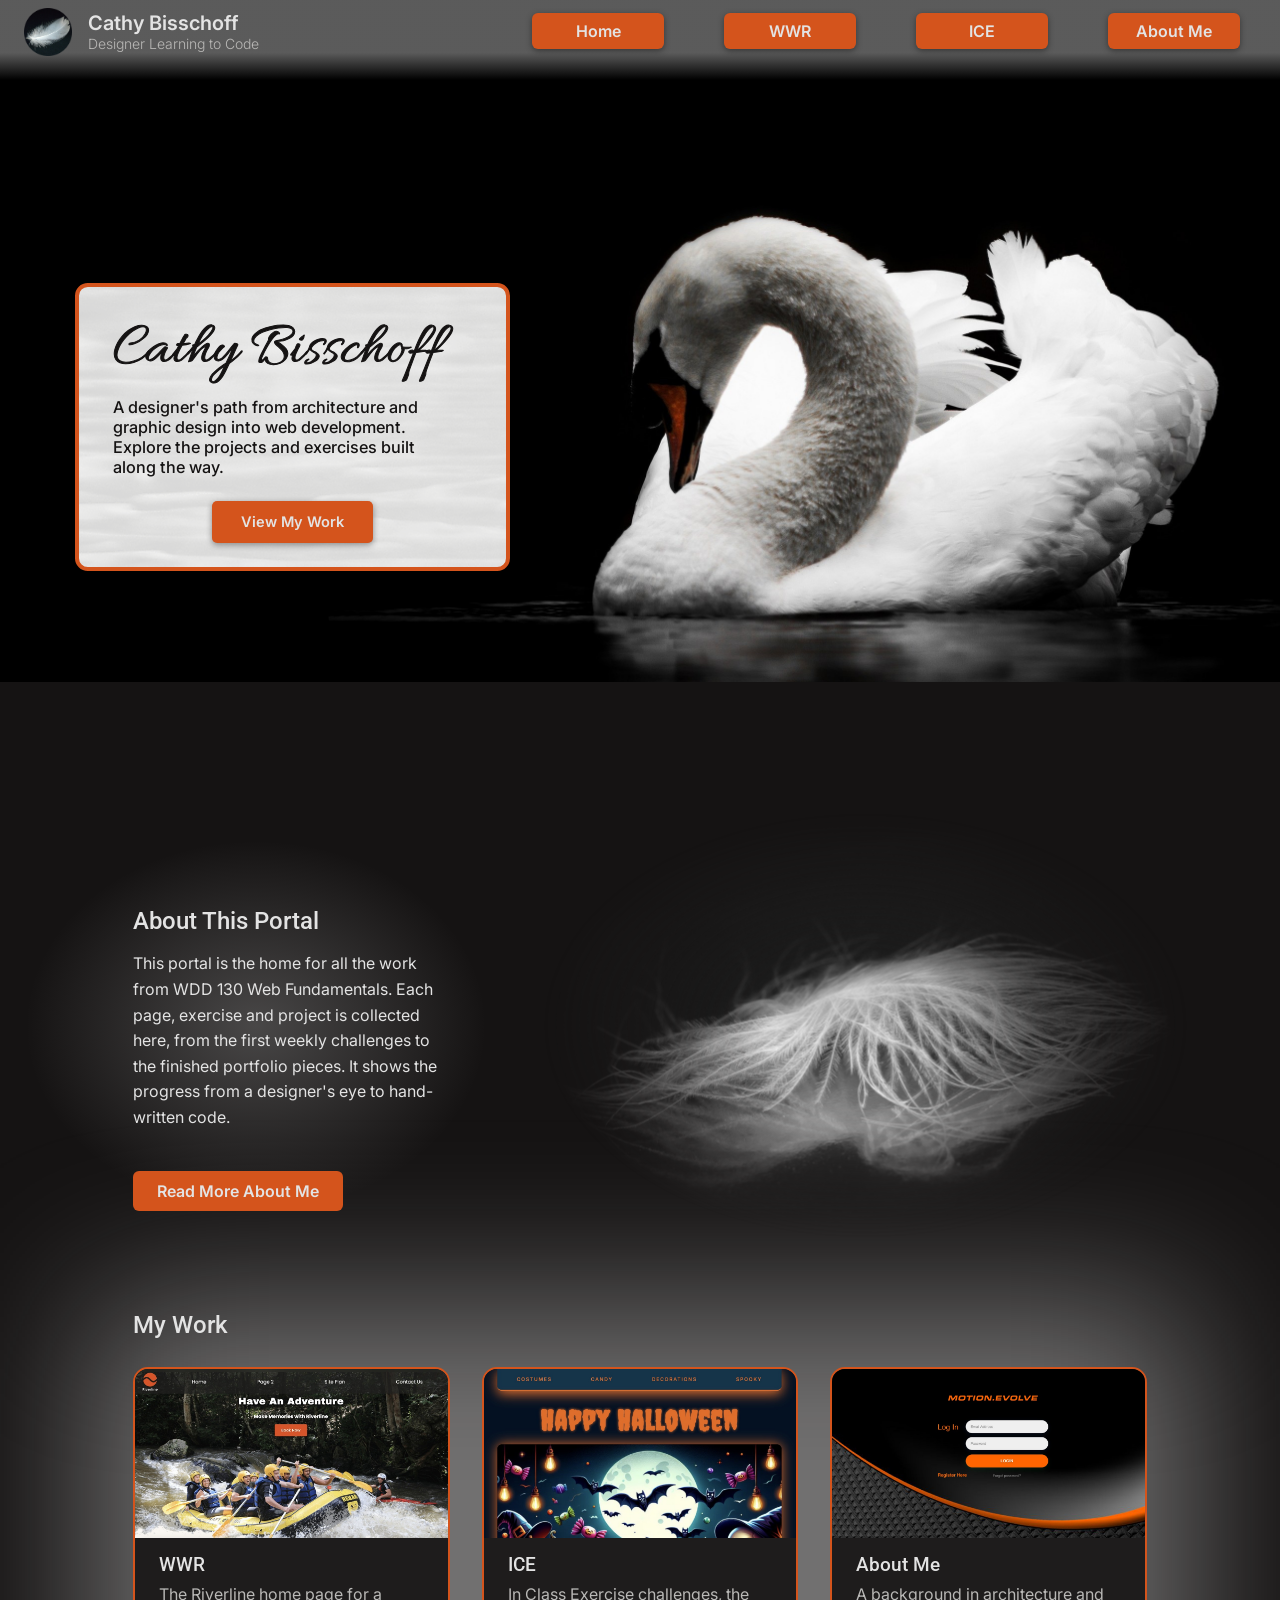
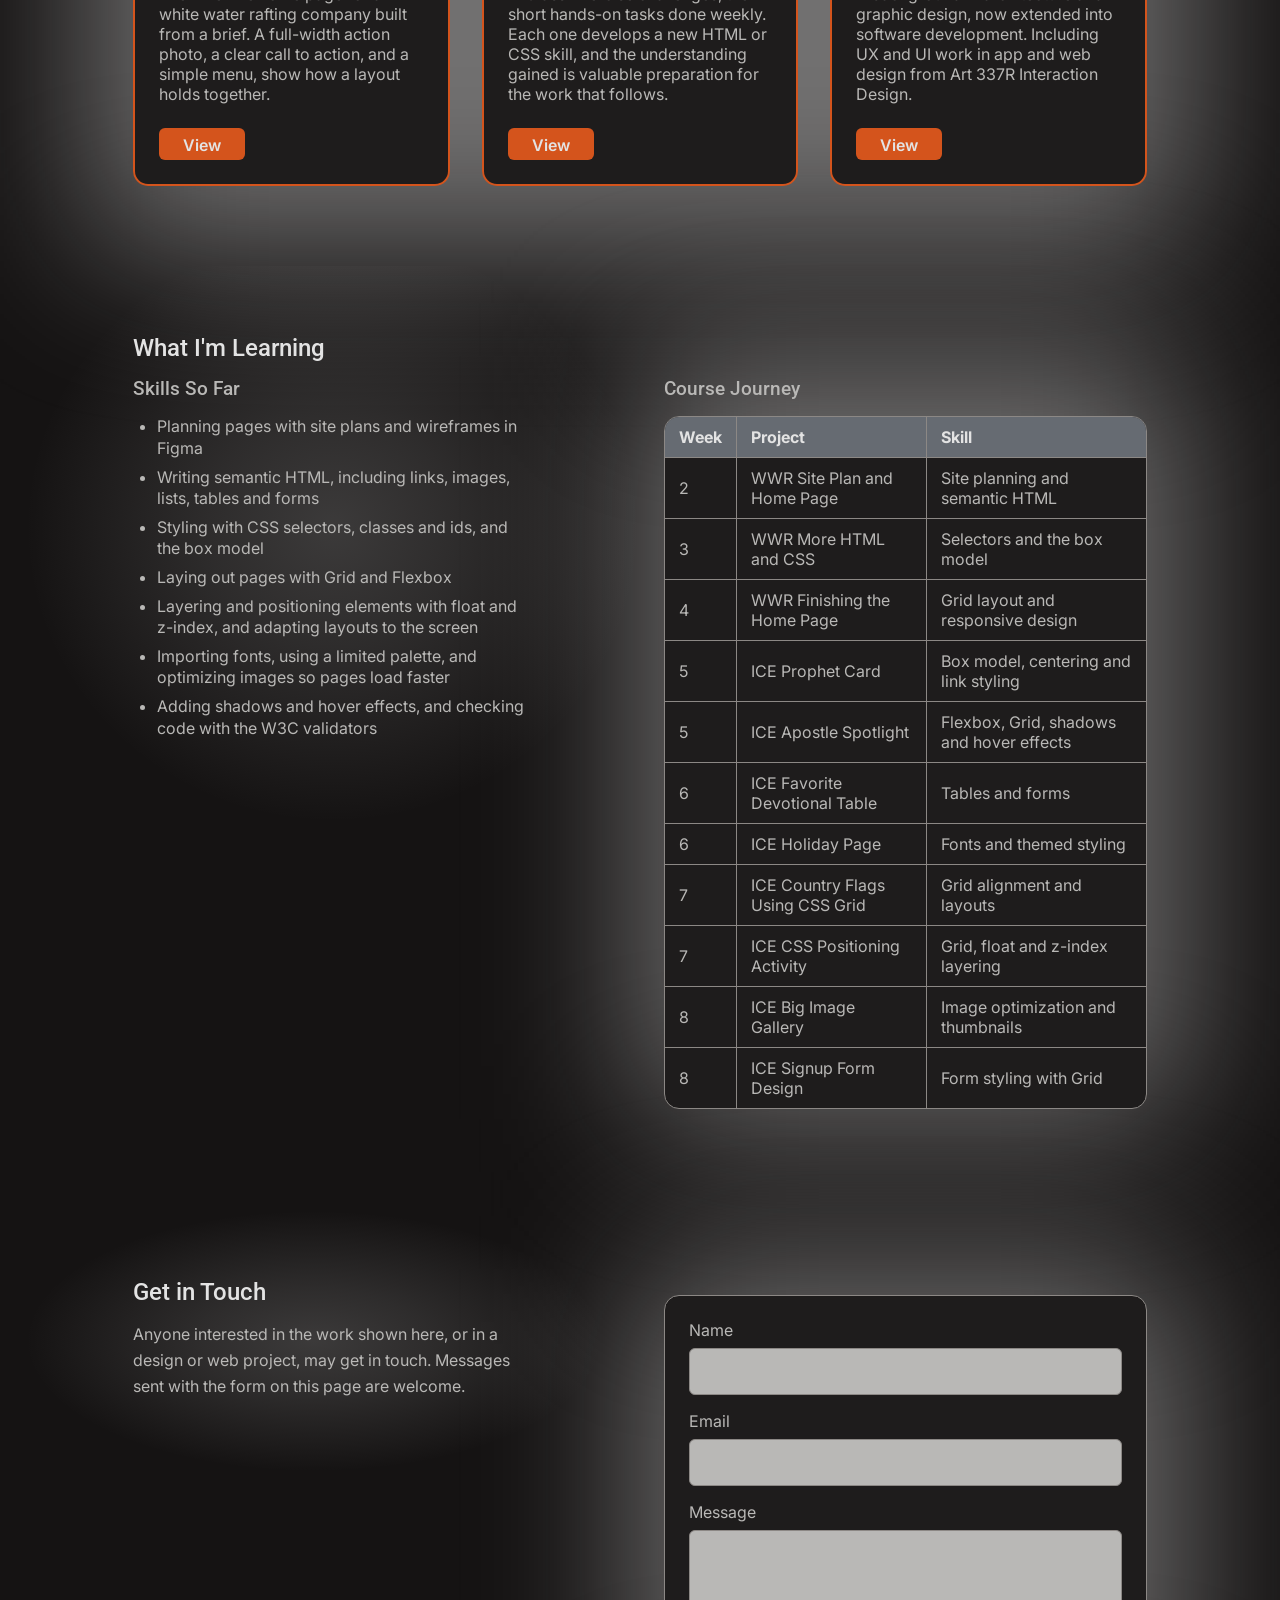
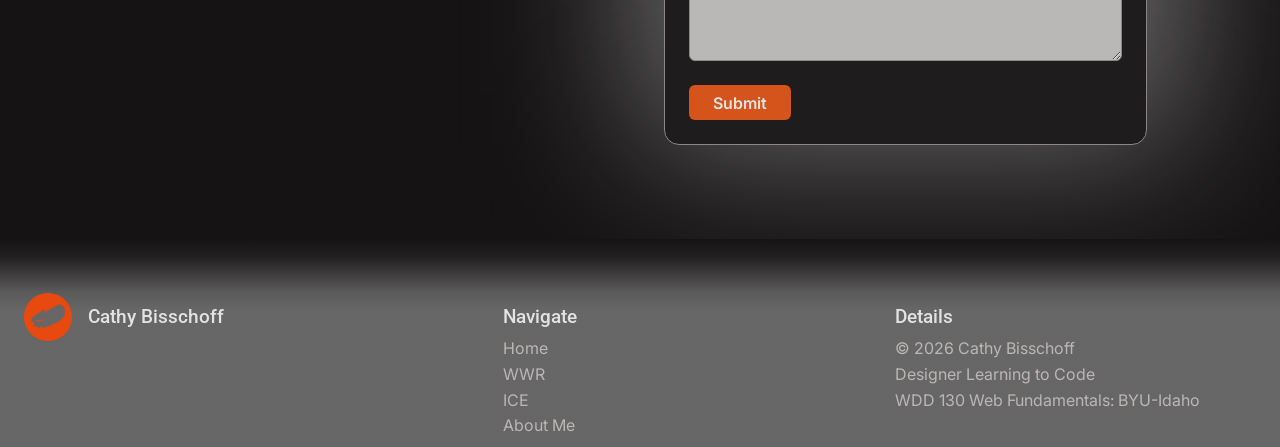
<file: index.html>
<!DOCTYPE html>
<html lang="en">

<head>
    <meta charset="UTF-8">
    <meta name="viewport" content="width=device-width, initial-scale=1.0">
    <title>Cathy Bisschoff | Portfolio</title>
    <link rel="stylesheet" href="styles/style.css">
</head>

<body>

    <header>
        <a href="index.html">
            <img src="images/portal-logo-photo-feather.png" alt="photo of feather">
        </a>
        <p>Cathy Bisschoff</p>
        <p>Designer Learning to Code</p>

        <nav>
            <ul>
                <li><a href="index.html">Home</a></li>
                <li><a href="wwr/index.html" target="_blank">WWR</a></li>
                <li><a href="ice.html">ICE</a></li>
                <li><a href="about.html">About Me</a></li>
            </ul>
        </nav>
        </header>

    <main>
        <section class="hero">
            <img src="images/swan-hero-extended-5.jpg" alt="white swan on black water">
            <div>
                <h1>Cathy Bisschoff</h1>
                <p>A designer's path from architecture and <br>graphic design into web development. <br>Explore the projects and exercises built <br>along the way.</p>
                <a href="#work">View My Work</a>
            </div>
        </section>

        <section class="about">
            <h2>About This Portal</h2>
            <p>This portal is the home for all the work from WDD 130 Web Fundamentals. Each page, exercise and project is collected here, from the first weekly challenges to the finished portfolio pieces. It shows the progress from a designer's eye to hand-written code.</p>
            <a href="about.html">Read More About Me</a>
            <img src="images/siegella-feather.jpg" alt="a down feather on dark background">
        </section>

        <section class="work" id="work">
            <h2>My Work</h2>
            <article>
                <img src="images/wwr-card-full-2.jpg" alt="White Water Rafting home page">
                <h3>WWR</h3>
                <p>The Riverline home page for a white water rafting company built from a brief. A full-width action photo, a clear call to action, and a simple menu, show how a layout holds together.</p>
                <a href="wwr/index.html" target="_blank">View</a>
            </article>

            <article>
                <img src="images/ice-card.jpg" alt="Halloween home page">
                <h3>ICE</h3>
                <p>In Class Exercise challenges, the short hands-on tasks done weekly. Each one develops a new HTML or CSS skill, and the understanding gained is valuable preparation for the work that follows.</p>
                <a href="ice.html" target="_blank">View</a>
            </article>

            <article>
                <img src="images/about-card.jpg" alt="Motion.Evolve app login screen with an orange curve over carbon fibre">
                <h3>About Me</h3>
                <p>A background in architecture and graphic design, now extended into software development. Including UX and UI work in app and web design from Art 337R Interaction Design.</p>
                <a href="about.html" target="_blank">View</a>
            </article>
        </section>

        <section class="learning">
            <h2>What I'm Learning</h2>
            <h3>Skills So Far</h3>
            <ul>
                <li>Planning pages with site plans and wireframes in Figma</li>
                <li>Writing semantic HTML, including links, images, lists, tables and forms</li>
                <li>Styling with CSS selectors, classes and ids, and the box model</li>
                <li>Laying out pages with Grid and Flexbox</li>
                <li>Layering and positioning elements with float and z-index, and adapting layouts to the screen</li>
                <li>Importing fonts, using a limited palette, and optimizing images so pages load faster</li>
                <li>Adding shadows and hover effects, and checking code with the W3C validators</li>
            </ul>

            <h3>Course Journey</h3>
            <table>
                <thead>
                    <tr>
                        <th>Week</th>
                        <th>Project</th>
                        <th>Skill</th>
                    </tr>
                </thead>
                <tbody>
                    <tr>
                        <td>2</td>
                        <td>WWR Site Plan and Home Page</td>
                        <td>Site planning and semantic HTML</td>
                    </tr>
                    <tr>
                        <td>3</td>
                        <td>WWR More HTML and CSS</td>
                        <td>Selectors and the box model</td>
                    </tr>
                    <tr>
                        <td>4</td>
                        <td>WWR Finishing the Home Page</td>
                        <td>Grid layout and responsive design</td>
                    </tr>
                    <tr>
                        <td>5</td>
                        <td>ICE Prophet Card</td>
                        <td>Box model, centering and link styling</td>
                    </tr>
                    <tr>
                        <td>5</td>
                        <td>ICE Apostle Spotlight</td>
                        <td>Flexbox, Grid, shadows and hover effects</td>
                    </tr>
                    <tr>
                        <td>6</td>
                        <td>ICE Favorite Devotional Table</td>
                        <td>Tables and forms</td>
                    </tr>
                    <tr>
                        <td>6</td>
                        <td>ICE Holiday Page</td>
                        <td>Fonts and themed styling</td>
                    </tr>
                    <tr>
                        <td>7</td>
                        <td>ICE Country Flags Using CSS Grid</td>
                        <td>Grid alignment and layouts</td>
                    </tr>
                    <tr>
                        <td>7</td>
                        <td>ICE CSS Positioning Activity</td>
                        <td>Grid, float and z-index layering</td>
                    </tr>
                    <tr>
                        <td>8</td>
                        <td>ICE Big Image Gallery</td>
                        <td>Image optimization and thumbnails</td>
                    </tr>
                    <tr>
                        <td>8</td>
                        <td>ICE Signup Form Design</td>
                        <td>Form styling with Grid</td>
                    </tr>
                </tbody>
            </table>
        </section>

        <section class="contact">
            <h2>Get in Touch</h2>
            <p>Anyone interested in the work shown here, or in a design or web project, may get in touch. Messages sent with the form on this page are welcome.</p>

            <!--<h3>Send a Message</h3>-->
            <form>
                <label>Name <input type="text" name="name"></label>
                <label>Email <input type="email" name="email"></label>
                <label>Message <textarea name="message" rows="5" cols="30"></textarea></label>
                <input type="submit" value="Submit">
            </form>
        </section>
    </main>

    <footer>
        <a href="index.html">
            <img src="images/portal-logo-carved-feather.png" alt="feather silhouette">
        </a> 

        <h3>Cathy Bisschoff</h3>

        <h3>Navigate</h3>
        <ul>
            <li><a href="index.html">Home</a></li>
            <li><a href="wwr/index.html" target="_blank">WWR</a></li>
            <li><a href="ice.html">ICE</a></li>
            <li><a href="about.html">About Me</a></li>
        </ul>

        <h3>Details</h3>
        <p>&copy; 2026 Cathy Bisschoff</p>
        <p>Designer Learning to Code</p>
        <!-- <p>Created for WDD 130 Web Fundamentals at BYU-Idaho.</p> -->
         <p>WDD 130 Web Fundamentals: BYU-Idaho</p>
    </footer>
</body>
</html>
</file>
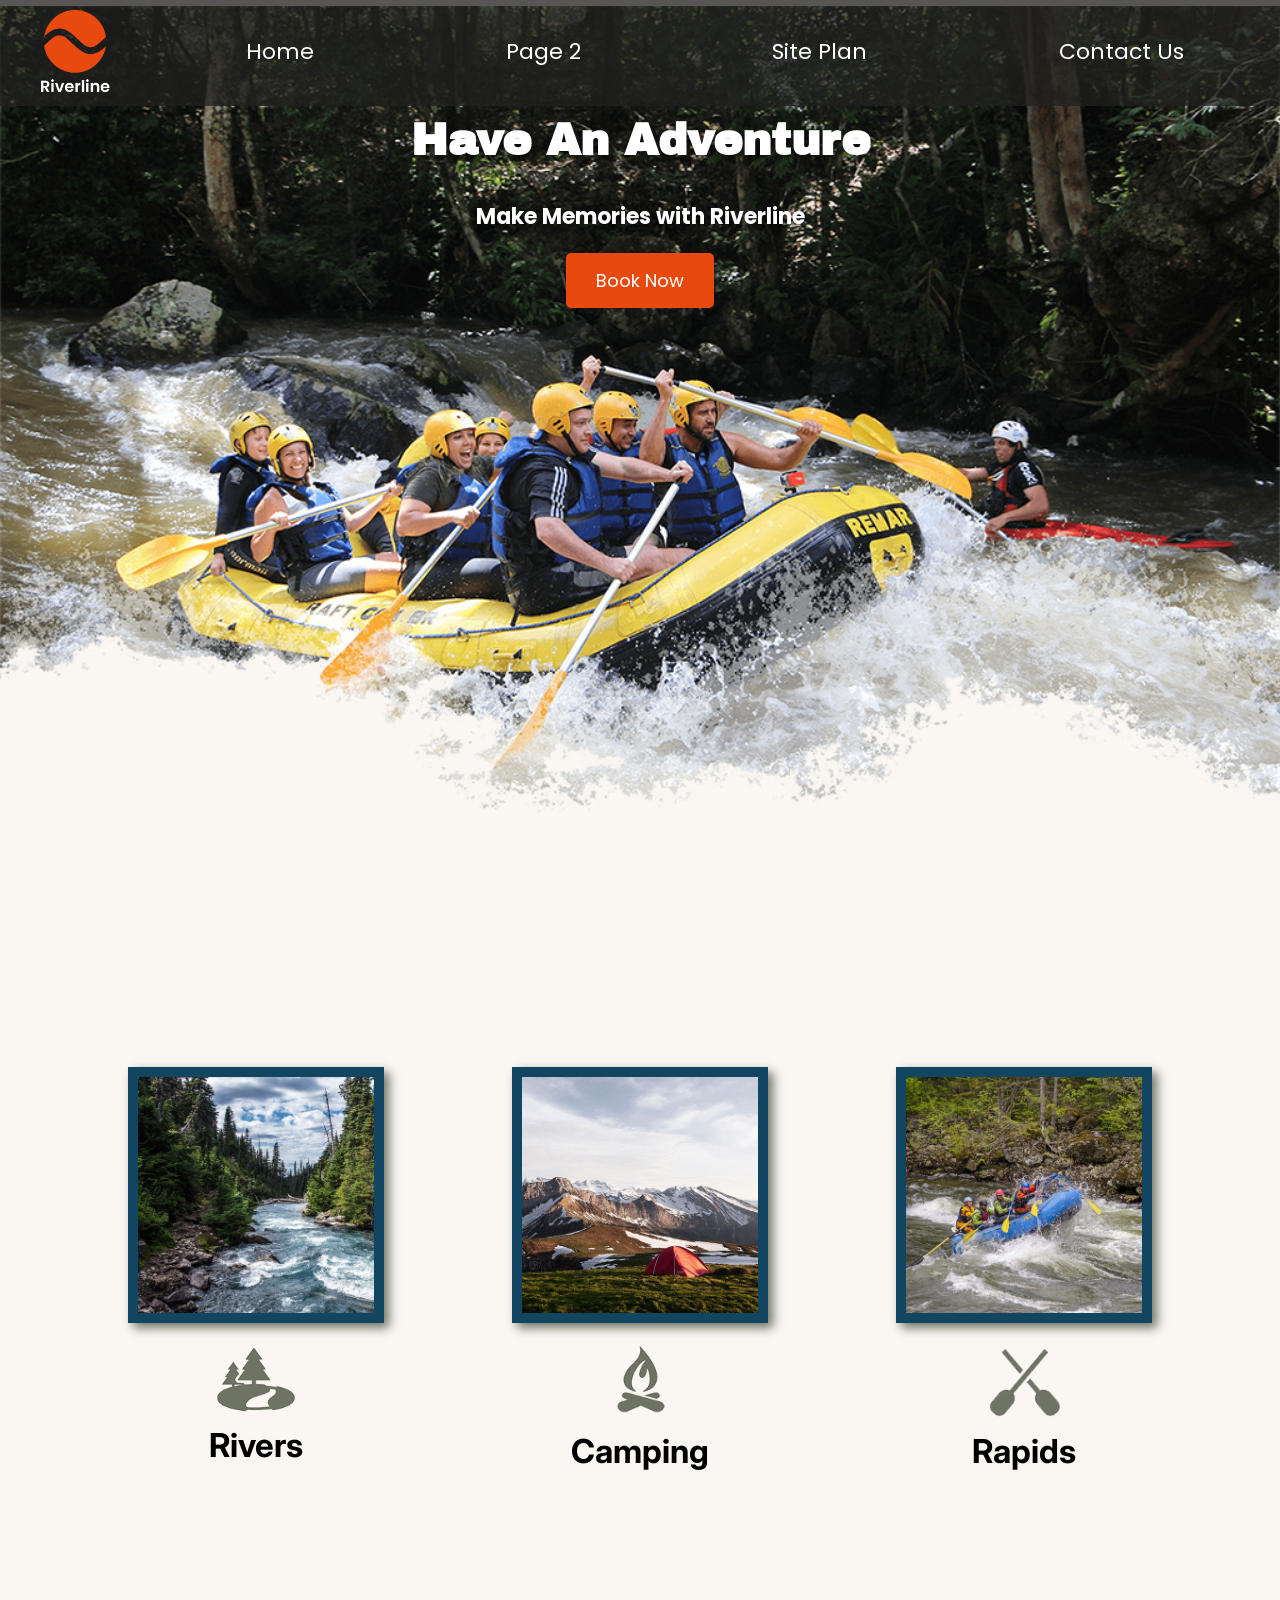
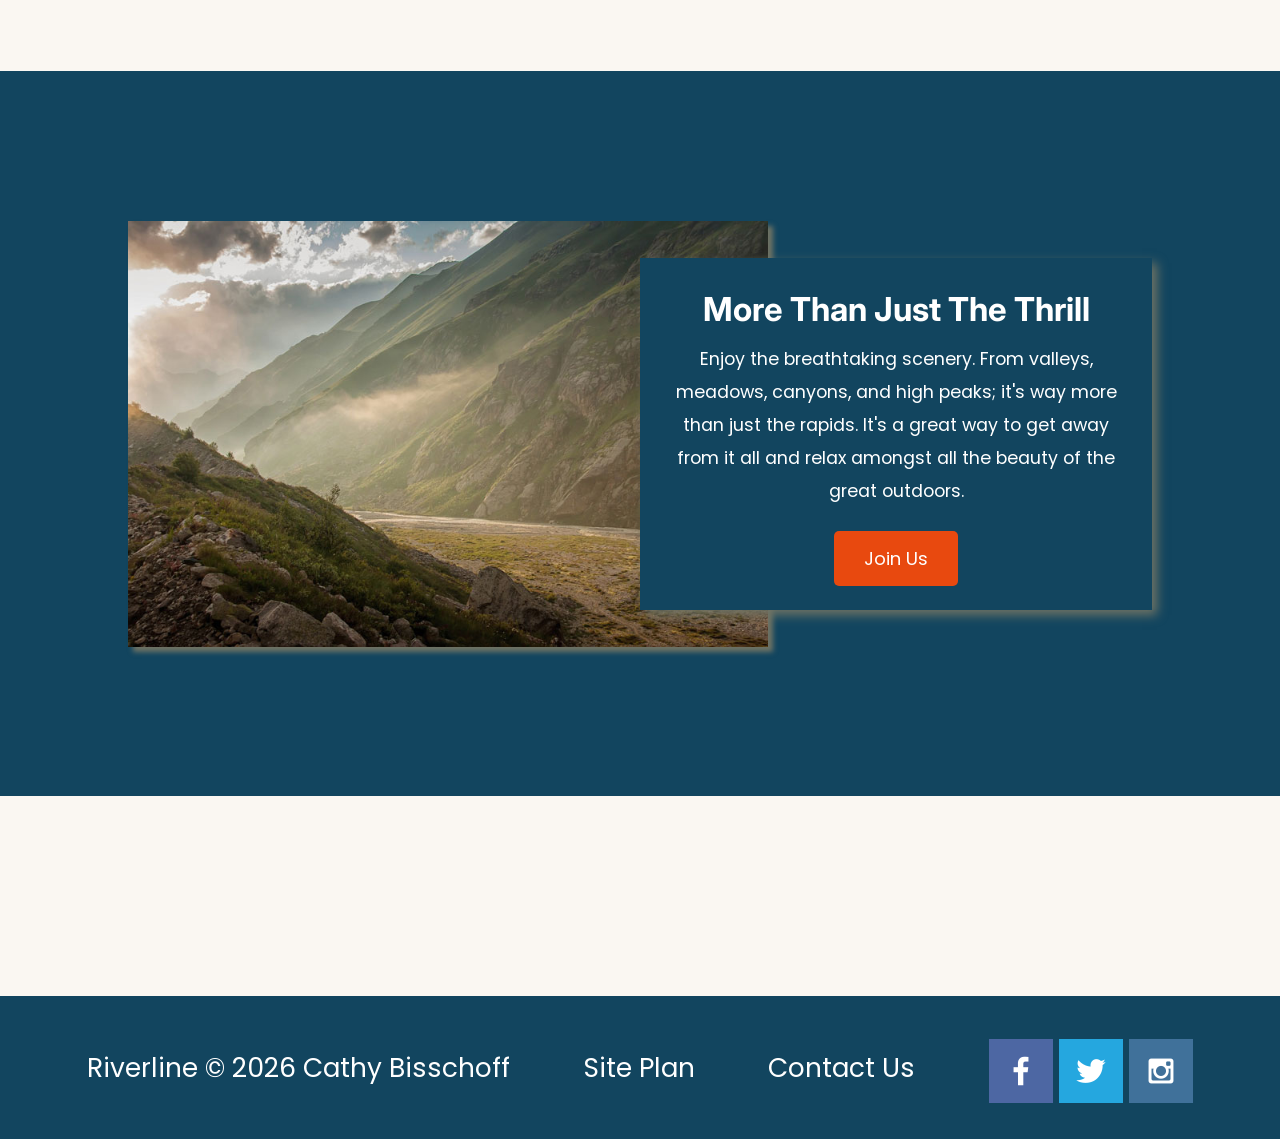
<file: wwr/index.html>
<!DOCTYPE html>
<html lang="en">

<head>
    <meta charset="UTF-8">
    <meta name="viewport" content="width=device-width, initial-scale=1.0">
    <title>White Water Rafting Vacations | Riverline | Home</title>
    <link rel="stylesheet" href="styles/style.css">
</head>

<body>
    <div id="content">
        <header>
            <a id="logo_link" href="index.html">
                <img class="logo" src="images/riverline-logo-orange1.png" alt="Riverline Logo">
            </a>
            <nav>
                <a href="index.html">Home</a>
                <a href="#">Page 2</a>
                <a href="site-plan-rafting.html">Site Plan</a>
                <a href="contactus.html">Contact Us</a>
            </nav>
        </header>

        <div id="hero">
            <div id="hero-box">
                <img id="hero-img" src="images/hero.png" alt="People enjoying white water rafting">
            </div>
            <section id="hero-msg">
                <h1 class="home-title">Have An Adventure</h1>
                <h4>Make Memories with Riverline</h4>
                <div class='button-box'>
                    <a class='book' href='contactus.html'>Book Now</a>
                </div>
            </section>
        </div>

        <main class="home-grid">
            
            <section class="rivers-card">
                <img class="card-img" src="images/rivers.jpg" alt="river in forest">
                <img class="icon" src="images/river_icon.png" alt="river icon">
                <h2>Rivers</h2>
            </section>
            <section class="camping-card">
                <img class="card-img" src="images/camping.jpg" alt="tent in mountains">
                <img class="icon" src="images/fire_icon.png" alt="fire icon">
                <h2>Camping</h2>
            </section>
            <section class="rapids-card">
                <img class="card-img" src="images/rapids.jpg" alt="rafting boat">
                <img class="icon" src="images/oars.png" alt="oars icon">
                <h2>Rapids</h2>
            </section>

            <div id="background"></div>

            <img class="mountains" src="images/mountains.jpg" alt="Misty mountains">

            <section class="msg">
                <h2>More Than Just The Thrill</h2>
                <p>Enjoy the breathtaking scenery. From valleys, meadows, canyons, and high peaks; it's way more than just the rapids. It's a great way to get away from it all and relax amongst all the beauty of the great outdoors.</p>
                <a class='join' href="rivers.html">Join Us</a>
            </section>

        </main>

        <footer>
            <p>Riverline &copy; 2026 Cathy Bisschoff</p>
            <p><a href="site-plan-rafting.html">Site Plan</a></p>
            <p><a href="contactus.html">Contact Us</a></p>

            <div class="social">
                <a href="https://facebook.com" target="_blank">
                    <img src="images/facebook.png" alt="fb icon">
                </a>
                <a href="https://twitter.com" target="_blank">
                    <img src="images/twitter.png" alt="twitter icon">
                </a>
                <a href="https://instagram.com" target="_blank">
                    <img src="images/instagram.png" alt="instagram icon">
                </a>
            </div>

        </footer>
    </div>
</body>

</html>
</file>
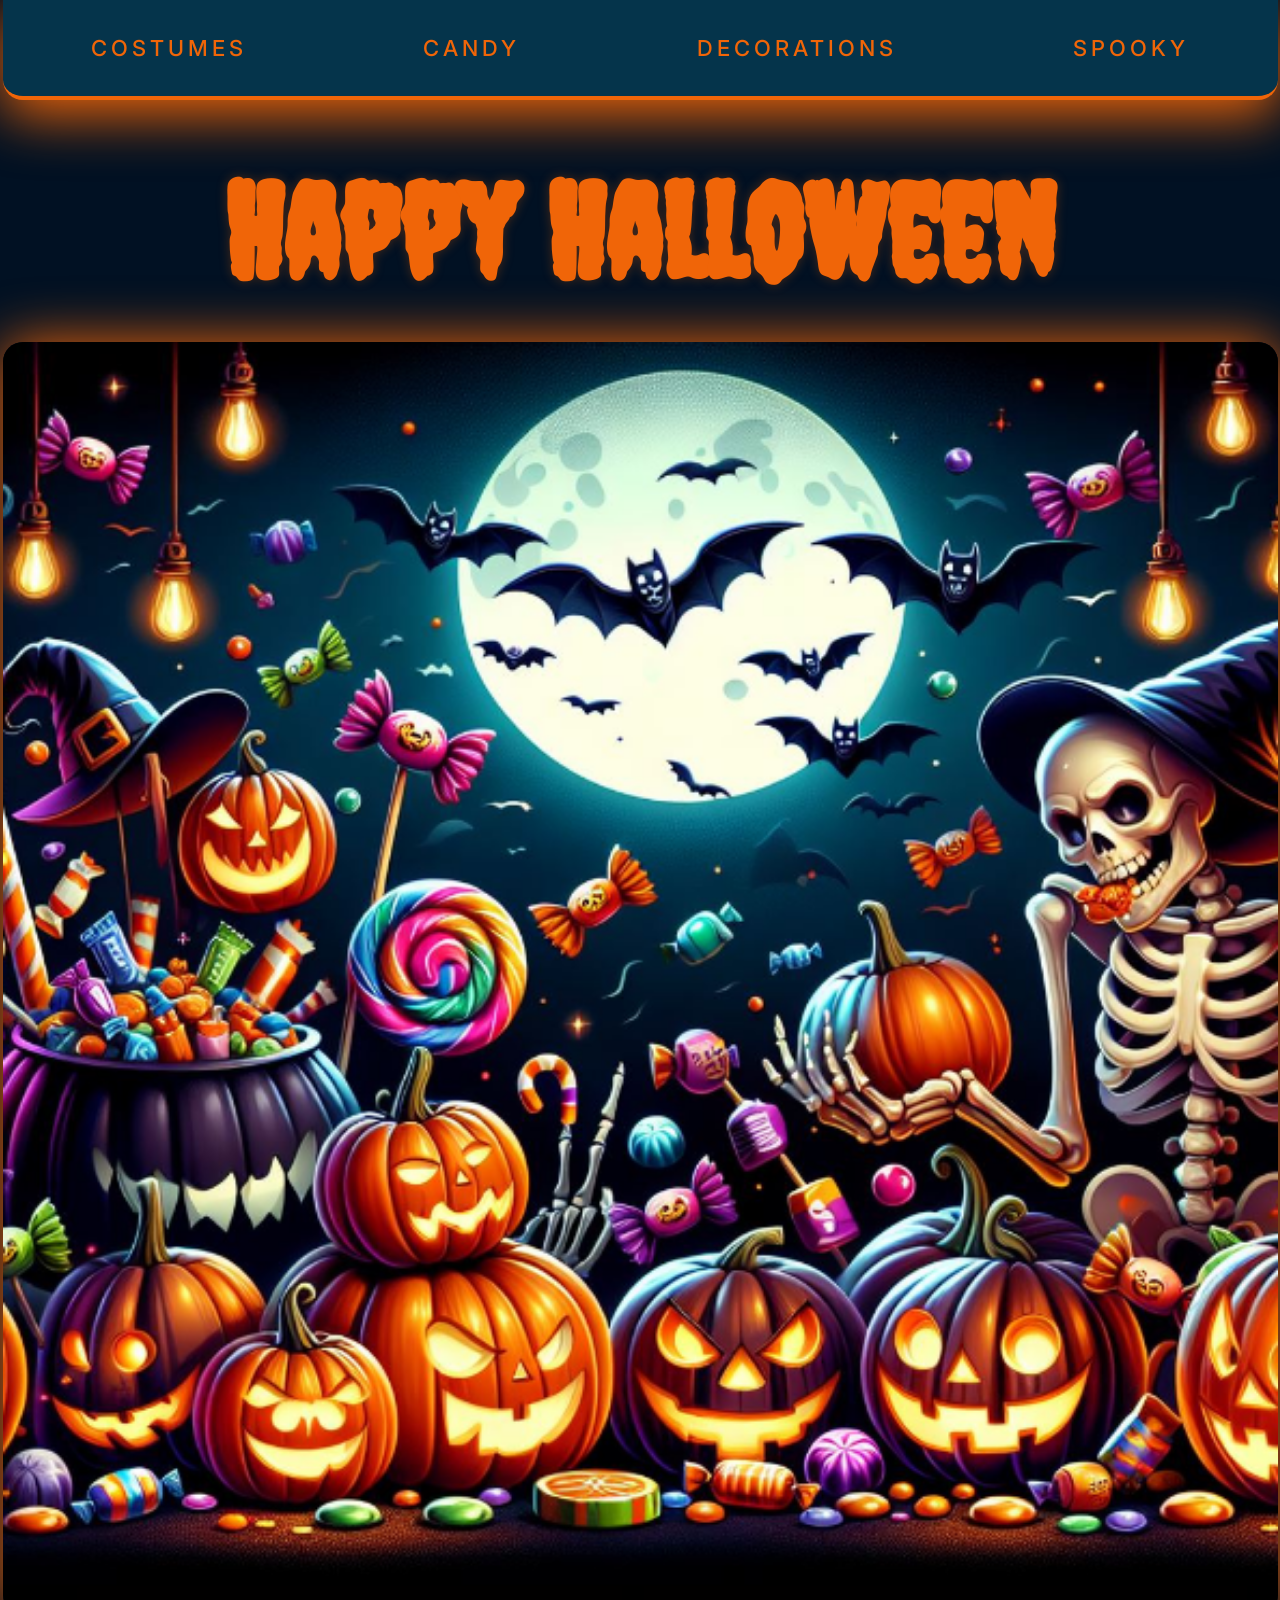
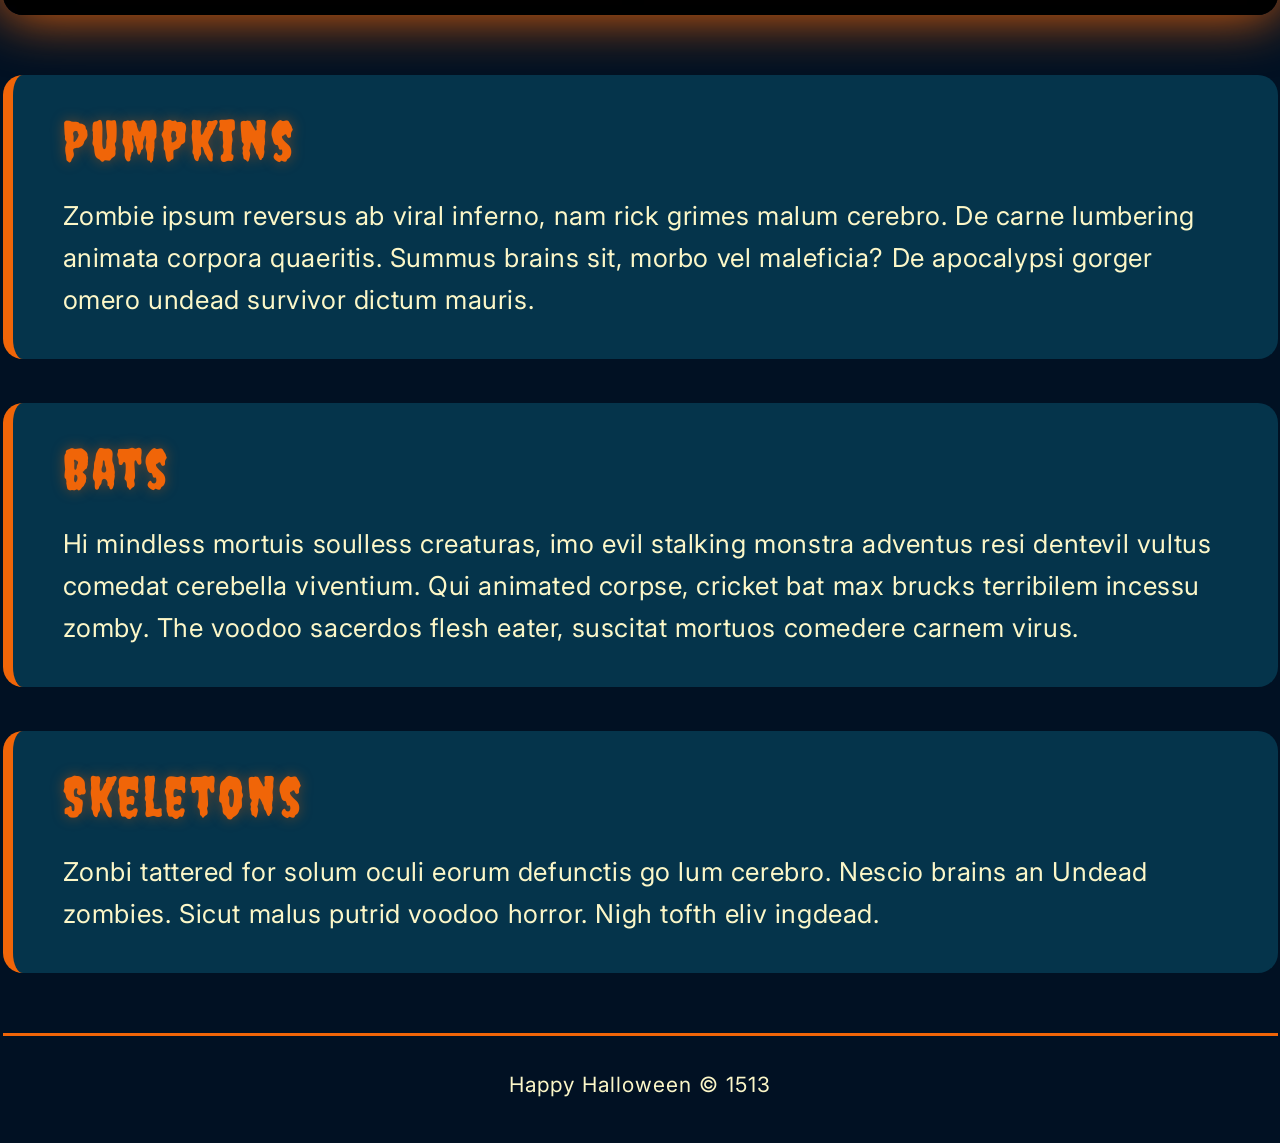
<file: ice/halloween/index.html>
<!-- For this activity you are not allowed to change
 the HTML code, only the CSS -->

<!DOCTYPE html>
<html lang="en">

<head>
    <meta charset="UTF-8">
    <meta name="viewport" content="width=device-width, initial-scale=1.0">
    <title>Document</title>
    <link rel="stylesheet" href="styles/styles.css">
</head>

<body>
    <div id="wrapper">
        <header>
            <nav>
                <ul>
                    <li>Costumes</li>
                    <li>Candy</li>
                    <li>Decorations</li>
                    <li>Spooky</li>
                </ul>
            </nav>
        </header>
        <main>
            <h1>Happy Halloween</h1>
            <img src="images/halloween.png">
            <section>
                <h2>Pumpkins</h2>
                <p>Zombie ipsum reversus ab viral inferno, nam rick grimes
                    malum cerebro. De carne lumbering animata corpora quaeritis.
                    Summus brains sit​​, morbo vel maleficia? De apocalypsi gorger
                    omero undead survivor dictum mauris. </p>
            </section>
            <section>
                <h2>Bats</h2>
                <p>Hi mindless mortuis soulless
                    creaturas, imo evil stalking monstra adventus resi dentevil vultus
                    comedat cerebella viventium. Qui animated corpse, cricket bat max
                    brucks terribilem incessu zomby. The voodoo sacerdos flesh eater,
                    suscitat mortuos comedere carnem virus.</p>
            </section>
            <section>
                <h2>Skeletons</h2>
                <p>Zonbi tattered for solum oculi
                    eorum defunctis go lum cerebro. Nescio brains an Undead zombies. Sicut
                    malus putrid voodoo horror. Nigh tofth eliv ingdead.</p>
            </section>
        </main>
        <footer>
            Happy Halloween &copy; 1513
        </footer>
    </div>
</body>

</html>
</file>
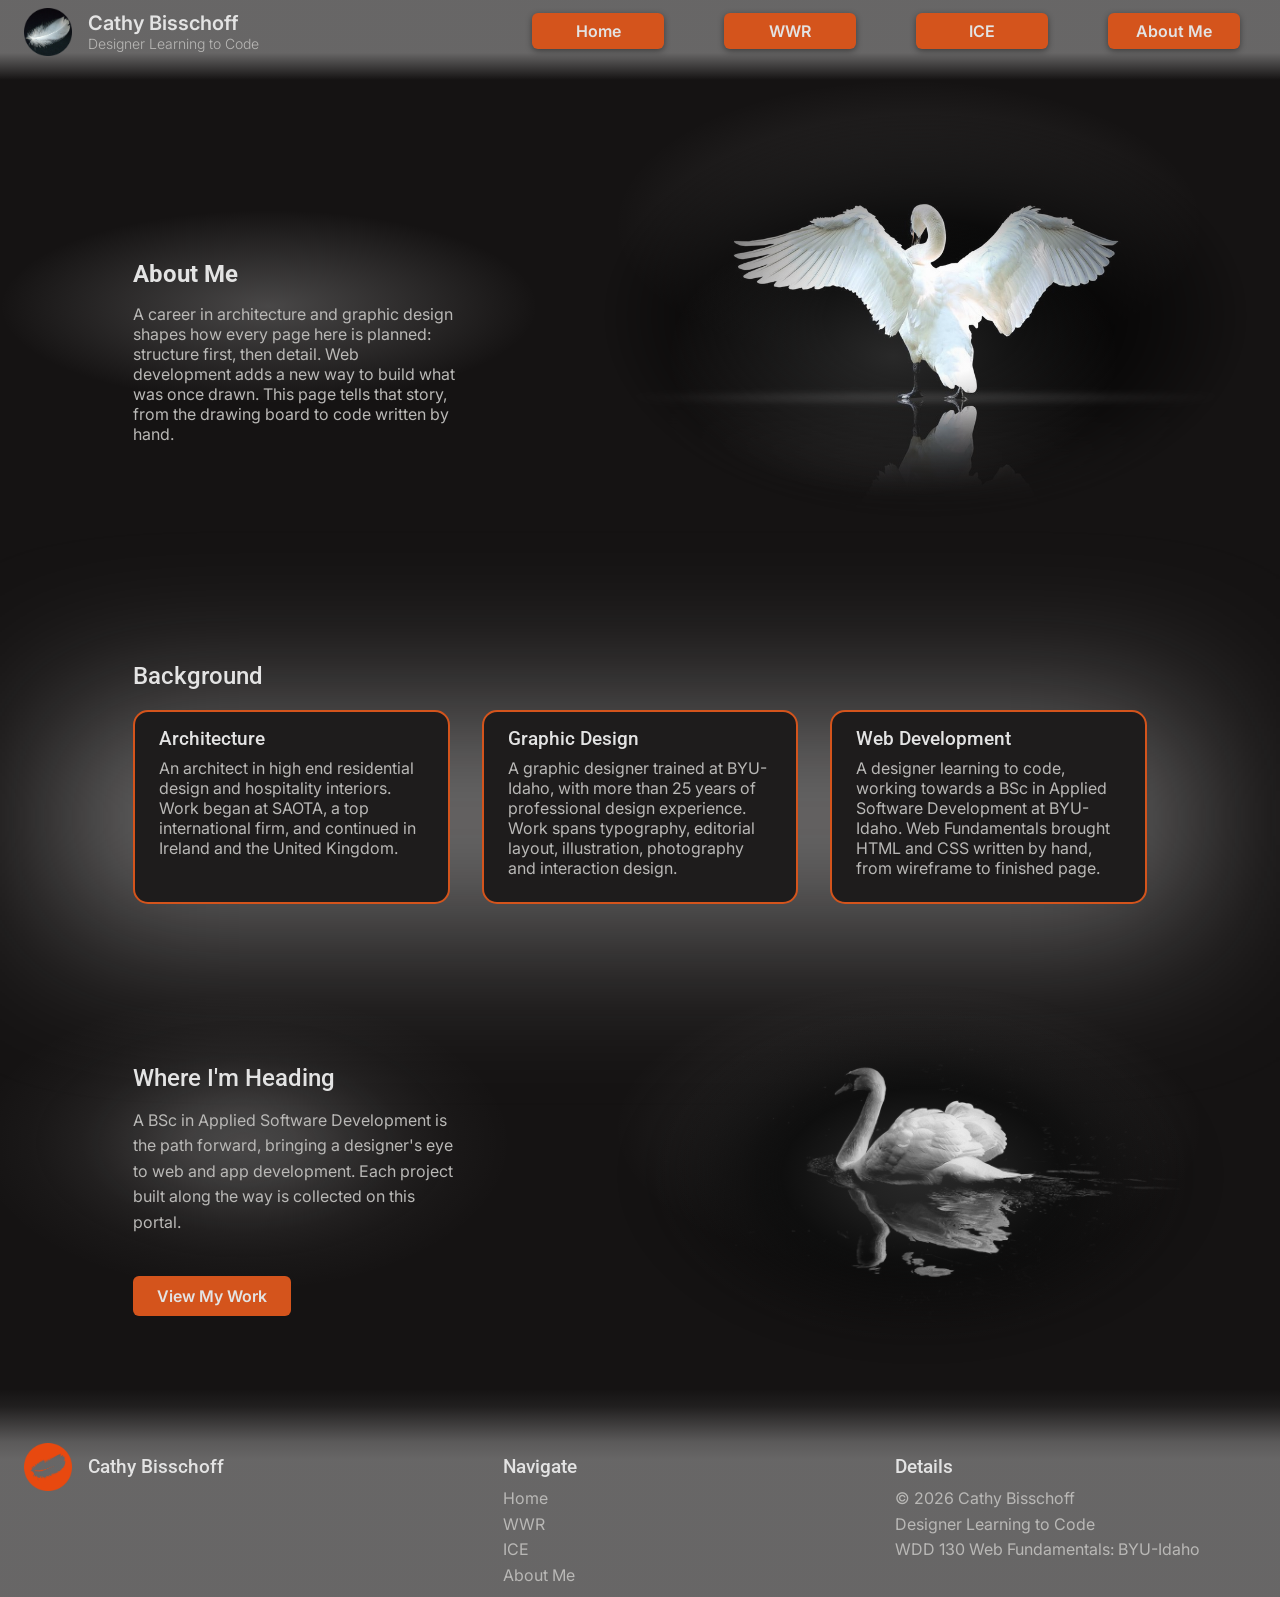
<file: about.html>
<!DOCTYPE html>
<html lang="en">

<head>
    <meta charset="UTF-8">
    <meta name="viewport" content="width=device-width, initial-scale=1.0">
    <title>Cathy Bisschoff | About Me</title>
    <link rel="stylesheet" href="styles/style.css">
</head>

<body>

    <header>
        <a href="index.html">
            <img src="images/portal-logo-photo-feather.png" alt="photo of feather">
        </a>
        <p>Cathy Bisschoff</p>
        <p>Designer Learning to Code</p>

        <nav>
            <ul>
                <li><a href="index.html">Home</a></li>
                <li><a href="wwr/index.html" target="_blank">WWR</a></li>
                <li><a href="ice.html">ICE</a></li>
                <li><a href="about.html">About Me</a></li>
            </ul>
        </nav>
        </header>

    <main>
        <section class="intro">
            <h1>About Me</h1>
            <p>A career in architecture and graphic design shapes how every page here is planned: structure first, then detail. Web development adds a new way to build what was once drawn. This page tells that story, from the drawing board to code written by hand.</p>
            <img src="images/swan-wings-mirrored.jpg" alt="white swan with wings spread on black water">
        </section>

        <section class="work background">
            <h2>Background</h2>

            <article>
                <h3>Architecture</h3>
                <p>An architect in high end residential design and hospitality interiors. Work began at SAOTA, a top international firm, and continued in Ireland and the United Kingdom.</p>
            </article>

            <article>
                <h3>Graphic Design</h3>
                <p>A graphic designer trained at BYU-Idaho, with more than 25 years of professional design experience. Work spans typography, editorial layout, illustration, photography and interaction design.</p>
            </article>

            <article>
                <h3>Web Development</h3>
                <p>A designer learning to code, working towards a BSc in Applied Software Development at BYU-Idaho. Web Fundamentals brought HTML and CSS written by hand, from wireframe to finished page.</p>
            </article>
        </section>

        <section class="next">
            <h2>Where I'm Heading</h2>
            <p>A BSc in Applied Software Development is the path forward, bringing a designer's eye to web and app development. Each project built along the way is collected on this portal.</p>
            <a href="index.html#work">View My Work</a>
            <img src="images/swan-calm-mid-mirrored.jpg" alt="A white swan gliding on dark water">
        </section>
    </main>

    <footer>
        <a href="index.html">
            <img src="images/portal-logo-carved-feather.png" alt="feather silhouette">
        </a> 

        <h3>Cathy Bisschoff</h3>

        <h3>Navigate</h3>
        <ul>
            <li><a href="index.html">Home</a></li>
            <li><a href="wwr/index.html" target="_blank">WWR</a></li>
            <li><a href="ice.html">ICE</a></li>
            <li><a href="about.html">About Me</a></li>
        </ul>

        <h3>Details</h3>
        <p>&copy; 2026 Cathy Bisschoff</p>
        <p>Designer Learning to Code</p>
        <!-- <p>Created for WDD 130 Web Fundamentals at BYU-Idaho.</p> -->
         <p>WDD 130 Web Fundamentals: BYU-Idaho</p>
    </footer>
</body>
</html>
</file>
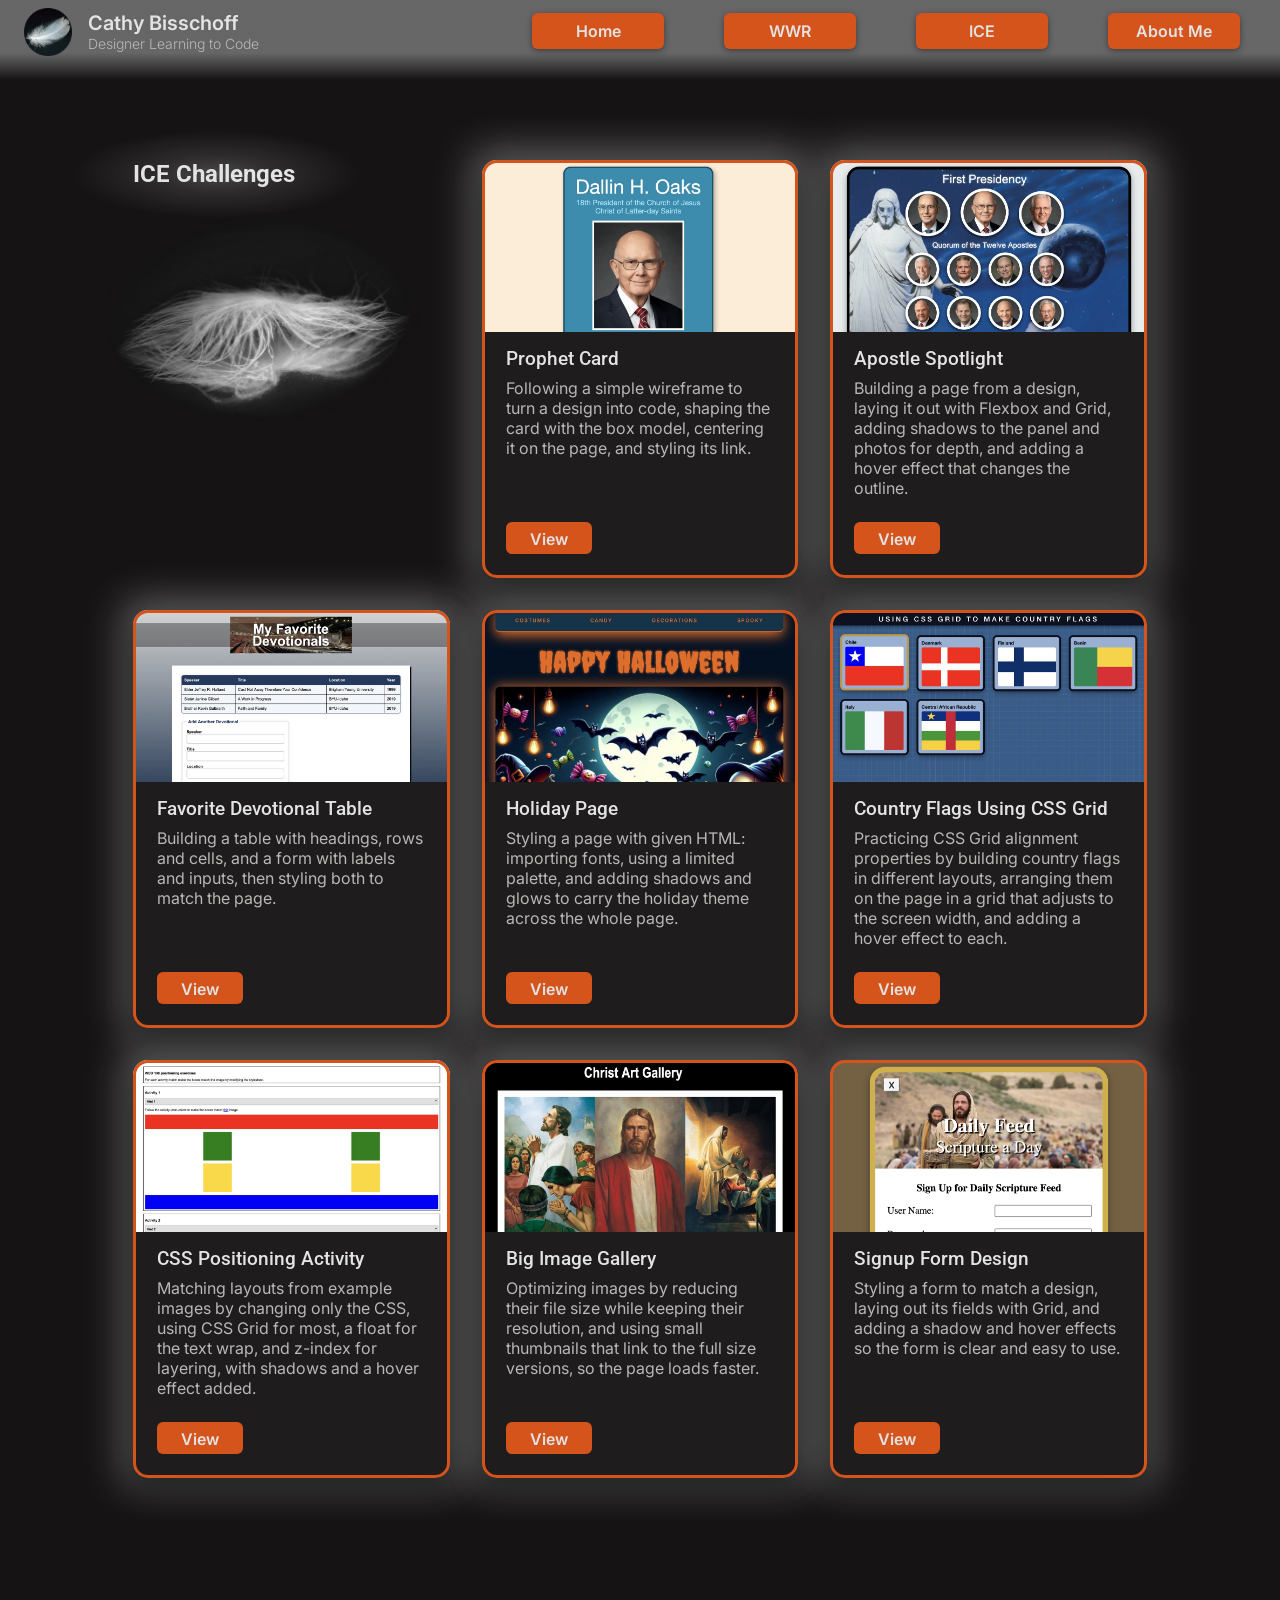
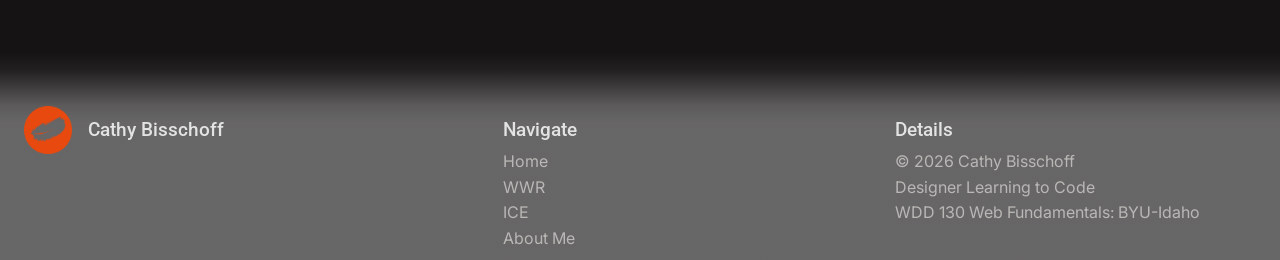
<file: ice.html>
<!DOCTYPE html>
<html lang="en">

<head>
    <meta charset="UTF-8">
    <meta name="viewport" content="width=device-width, initial-scale=1.0">
    <title>Cathy Bisschoff | ICE Challenges</title>
    <link rel="stylesheet" href="styles/style.css">
</head>

<body>

    <header>
        <a href="index.html">
            <img src="images/portal-logo-photo-feather.png" alt="photo of feather">
        </a>
        <p>Cathy Bisschoff</p>
        <p>Designer Learning to Code</p>

        <nav>
            <ul>
                <li><a href="index.html">Home</a></li>
                <li><a href="wwr/index.html" target="_blank">WWR</a></li>
                <li><a href="ice.html">ICE</a></li>
                <li><a href="about.html">About Me</a></li>
            </ul>
        </nav>
        </header>

    <main>
        <section class="work ice">
            <h1>ICE Challenges</h1>

            <img src="images/siegella-feather-ice-1.jpg" alt="a down feather on dark background">

            <article>
                <img src="images/prophet-card.jpg" alt="President Dallin H. Oaks prophet card with his portrait">
                <h2>Prophet Card</h2>
                <p>Following a simple wireframe to turn a design into code, shaping the card with the box model, centering it on the page, and styling its link.</p>
                <a href="ice/prophet_cards/oaks.html" target="_blank">View</a>
            </article>

            <article>
                <img src="images/apostle-spotlight.jpg" alt="The First Presidency and the Quorum of the Twelve Apostles">
                <h2>Apostle Spotlight</h2>
                <p>Building a page from a design, laying it out with Flexbox and Grid, adding shadows to the panel and photos for depth, and adding a hover effect that changes the outline.</p>
                <a href="ice/apostle_spotlight/apostles.html" target="_blank">View</a>
            </article>

            <article>
                <img src="images/favorite-devotional-table.jpg" alt="Favorite Devotionals page with a table and a form">
                <h2>Favorite Devotional Table</h2>
                <p>Building a table with headings, rows and cells, and a form with labels and inputs, then styling both to match the page.</p>
                <a href="ice/favorite_devo/favdevo.html" target="_blank">View</a>
            </article>

            <article>
                <img src="images/ice-card.jpg" alt="Halloween home page">
                <h2>Holiday Page</h2>
                <p>Styling a page with given HTML: importing fonts, using a limited palette, and adding shadows and glows to carry the holiday theme across the whole page.</p>
                <a href="ice/halloween/index.html" target="_blank">View</a>
            </article>

            <article>
                <img src="images/country-flags.jpg" alt="Six country flags arranged in a grid">
                <h2>Country Flags Using CSS Grid</h2>
                <p>Practicing CSS Grid alignment properties by building country flags in different layouts, arranging them on the page in a grid that adjusts to the screen width, and adding a hover effect to each.</p>
                <a href="ice/grid_flags/flags.html" target="_blank">View</a>
            </article>

            <article>
                <img src="images/css-positioning-activity.jpg" alt="Coloured boxes positioned and layered on a page">
                <h2>CSS Positioning Activity</h2>
                <p>Matching layouts from example images by changing only the CSS, using CSS Grid for most, a float for the text wrap, and z-index for layering, with shadows and a hover effect added.</p>
                <a href="ice/positioning/positioning.html" target="_blank">View</a>
            </article>

            <article>
                <img src="images/big-image-gallery.jpg" alt="Gallery of paintings of Christ in a grid">
                <h2>Big Image Gallery</h2>
                <p>Optimizing images by reducing their file size while keeping their resolution, and using small thumbnails that link to the full size versions, so the page loads faster.</p>
                <a href="ice/gallery/gallery.html" target="_blank">View</a>
            </article>

            <article>
                <img src="images/signup-form.jpg" alt="Daily Feed sign up form over a photo of Christ feeding the 5000">
                <h2>Signup Form Design</h2>
                <p>Styling a form to match a design, laying out its fields with Grid, and adding a shadow and hover effects so the form is clear and easy to use.</p>
                <a href="ice/signup/signup.html" target="_blank">View</a>
            </article>
        </section>
    </main>

    <footer>
        <a href="index.html">
            <img src="images/portal-logo-carved-feather.png" alt="feather silhouette">
        </a> 

        <h3>Cathy Bisschoff</h3>

        <h3>Navigate</h3>
        <ul>
            <li><a href="index.html">Home</a></li>
            <li><a href="wwr/index.html" target="_blank">WWR</a></li>
            <li><a href="ice.html">ICE</a></li>
            <li><a href="about.html">About Me</a></li>
        </ul>

        <h3>Details</h3>
        <p>&copy; 2026 Cathy Bisschoff</p>
        <p>Designer Learning to Code</p>
        <!-- <p>Created for WDD 130 Web Fundamentals at BYU-Idaho.</p> -->
         <p>WDD 130 Web Fundamentals: BYU-Idaho</p>
    </footer>
</body>
</html>
</file>
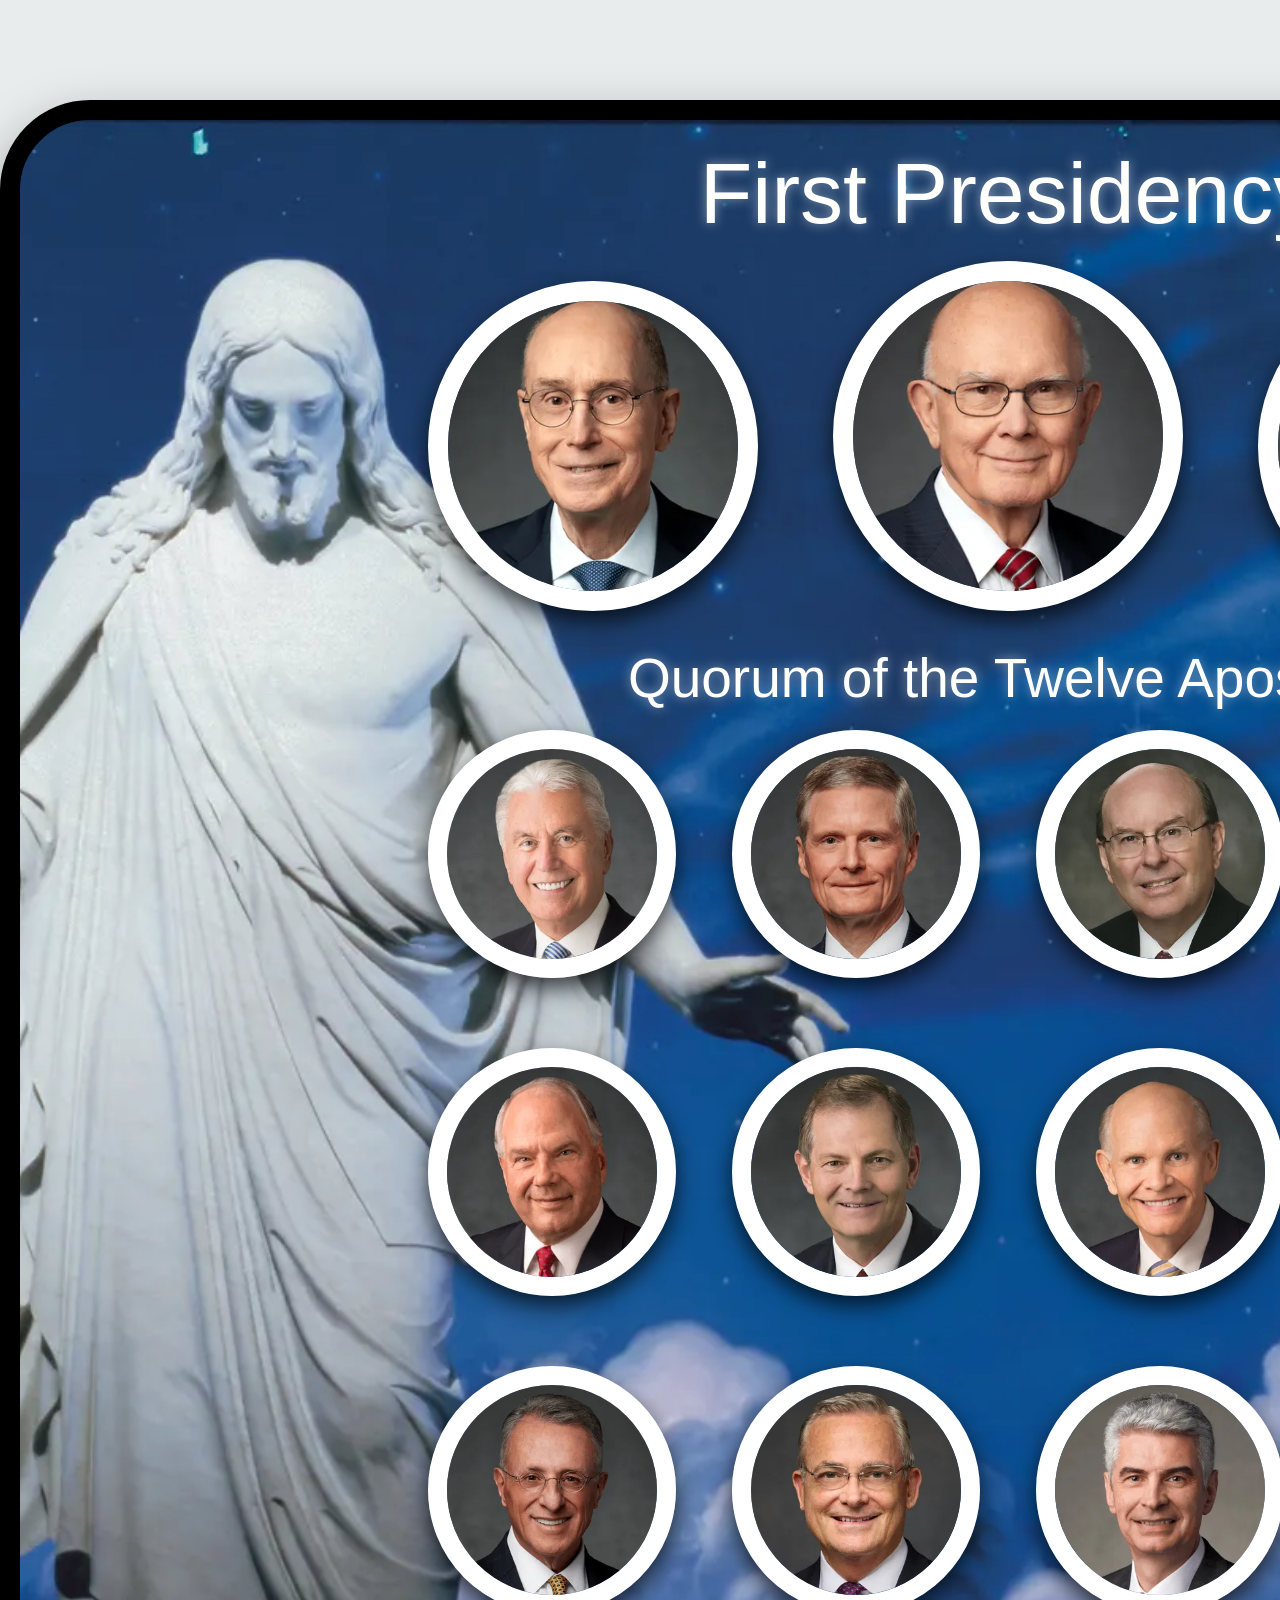
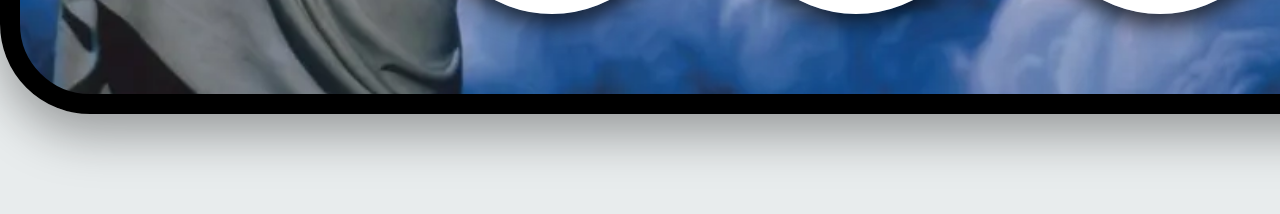
<file: ice/apostle_spotlight/apostles.html>
<!DOCTYPE html>
<html lang="en">
<head>
    <meta charset="UTF-8">
    <meta name="viewport" content="width=device-width, initial-scale=1.0">
    <title>Apostles Spotlights</title>
    <style>
        /* Insert styles here */
        body{
            background: #E8ECED;
            font-family: Arial, Helvetica, sans-serif;
            font-size: 22px;
            margin: 0;
            padding: 0;
        }
        .card {
            background-image: url("images/christus.webp");
            background-size: auto 1600px;
            background-position: calc(50% - 70px) top;
            border: 20px solid #000000;
            width: 1936px;
            margin: 100px auto;
            padding: 20px 84px 20px 20px;
            text-align: center;
            border-radius: 90px;
            box-shadow: 0 20px 50px rgba(0, 0, 0, 0.35);
        }
        h1 {
            color: #FFFFFE;
            font-weight: normal;
            font-size: 86px;
            margin: 4px auto 10px auto;
            text-shadow: 0 0 12px rgba(255, 255, 255, 0.5);
        }
        h3 {
            color: #FFFFFE;
            font-weight: normal;
            font-size: 55px;
            margin: 20px auto;
            text-shadow: 0 0 12px rgba(255, 255, 255, 0.5);
        }
        .first-presidency {
            display: flex;
            justify-content: center;
            gap: 75px;
            align-items: baseline;
        }
        .first-presidency img {
            width: 290px;
            height: 290px;
            object-fit: cover;
            border: 20px solid white;
            border-radius: 50%;
            box-shadow: 0 10px 22px rgba(0, 0, 0, 0.7);
            transition: border-color 0.5s ease, transform 0.5s ease;
        }
        .first-presidency img:nth-child(2) {
            width: 310px;
            height: 310px;
            margin-top: 8px;
            margin-bottom: 15px;
        }
        .quorum {
            display: grid;
            grid-template-columns: 248px 248px 248px 248px;
            column-gap: 56px;
            row-gap: 70px;
            margin-bottom: 60px;
            justify-content: center;
        }
        .quorum img {
            width: 210px;
            height: 210px;
            object-fit: cover;
            object-position: 50% 15%;
            border: 19px solid white;
            border-radius: 50%;
            box-shadow: 0 10px 22px rgba(0, 0, 0, 0.7);
            transition: border-color 0.5s ease, transform 0.5s ease;
        }
        .first-presidency img:hover, .quorum img:hover {
            border-color: #E8A33D;
            transform: translateY(-6px);
        }
    </style>
</head>
<body>
    <!-- Insert HTML elements here -->
     <div class="card">
        <h1>First Presidency</h1>
        <div class="first-presidency">
            <img src="images/eyring.webp" alt="portrait of President Henry B. Eyring, Counselor in the First Presidency">
            <img src="images/oaks.webp" alt="portrait of President Dallin H. Oaks, President of the Church">
            <img src="images/christofferson.webp" alt="portrait of President D. Todd Christofferson, Counselor in the First Presidency">
        </div>
        <h3>Quorum of the Twelve Apostles</h3>
        <div class="quorum">
            <img src="images/uchtdorf.webp" alt="portrait of President Dieter F. Uchtdorf, Acting President of the Quorum of the Twelve">
            <img src="images/bednar.webp" alt="portrait of Elder David A. Bednar">
            <img src="images/cook.webp" alt="portrait of Elder Quentin L. Cook">
            <img src="images/anderson.webp" alt="portrait of Elder Neil L. Andersen">
            <img src="images/rasband.webp" alt="portrait of Elder Ronald A. Rasband">
            <img src="images/stevenson.webp" alt="portrait of Elder Gary E. Stevenson">
            <img src="images/renlund.webp" alt="portrait of Elder Dale G. Renlund">
            <img src="images/gong.webp" alt="portrait of Elder Gerrit W. Gong">
            <img src="images/soares.webp" alt="portrait of Elder Ulisses Soares">
            <img src="images/kearon.webp" alt="portrait of Elder Patrick Kearon">
            <img src="images/causse.webp" alt="portrait of Elder Gérald Caussé">
            <img src="images/gilbert.webp" alt="portrait of Elder Clark G. Gilbert">
        </div>
     </div>
</body>
</html>
</file>
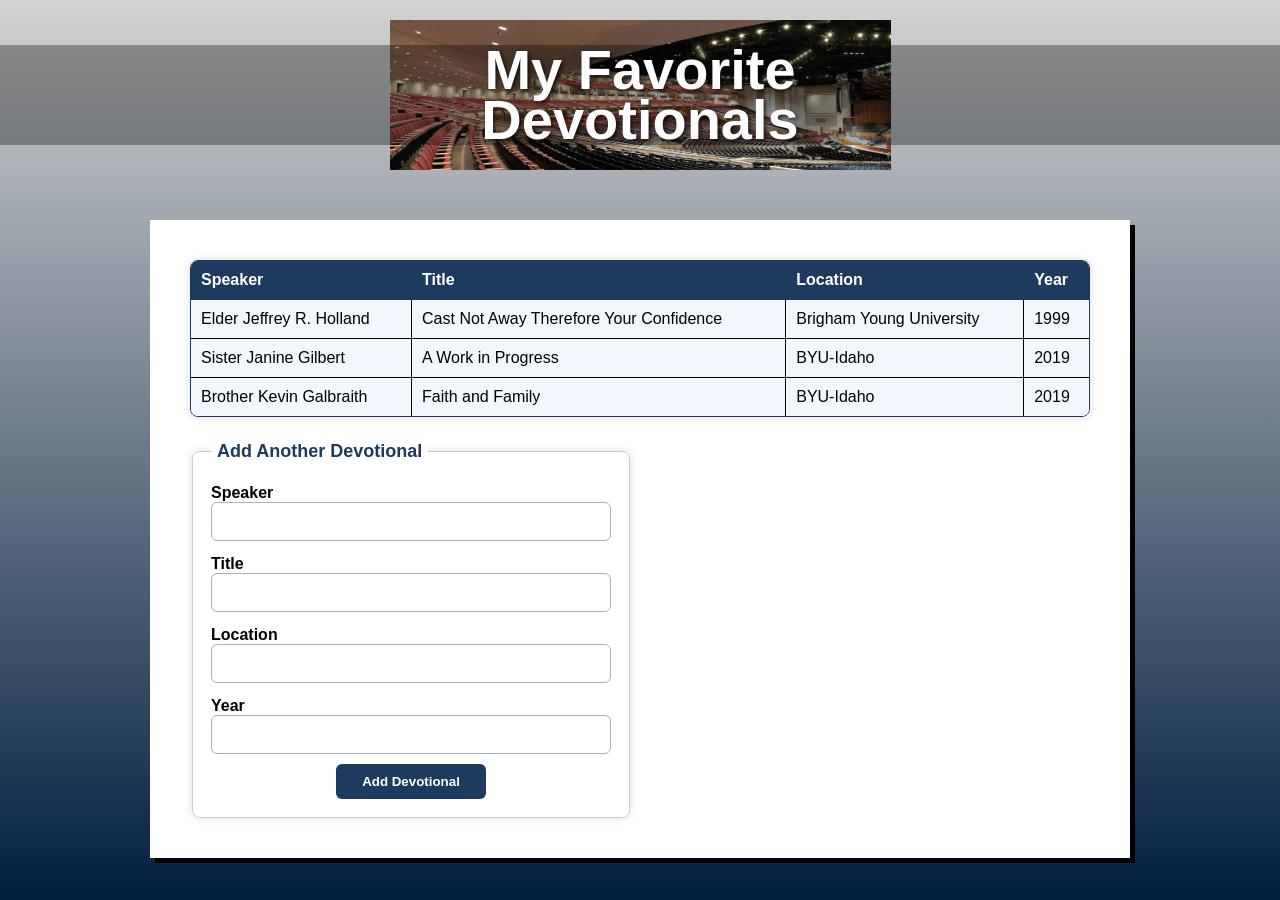
<file: ice/favorite_devo/favdevo.html>
<!DOCTYPE html>
<html lang="en">
<head>
  <meta charset="UTF-8">
  <meta name="viewport" content="width=device-width, initial-scale=1.0">
  <title>My Favorite Devotionals</title>
  <link rel="stylesheet" href="styles/styles.css">
</head>
<body>
  <div class="container">
    <header class="header">
      <div class="header-image">
        <h1>My Favorite<br>Devotionals</h1>
      </div>
    </header>
    <main>
      <div class="content-box">
        <!-- Add your devotional content here -->
         <table>
            <tr>
                <th>Speaker</th>
                <th>Title</th>
                <th>Location</th>
                <th>Year</th>
            </tr>
            <tr>
                <td>Elder Jeffrey R. Holland</td>
                <td>Cast Not Away Therefore Your Confidence</td>
                <td>Brigham Young University</td>
                <td>1999</td>
            </tr>
            <tr>
                <td>Sister Janine Gilbert</td>
                <td>A Work in Progress</td>
                <td>BYU-Idaho</td>
                <td>2019</td>
            </tr>
            <tr>
                <td>Brother Kevin Galbraith</td>
                <td>Faith and Family</td>
                <td>BYU-Idaho</td>
                <td>2019</td>
            </tr>
         </table>
         <form>
            <fieldset>
                <legend>Add Another Devotional</legend>

                <label for="speaker">Speaker</label>
                <input type="text" id="speaker" name="speaker">

                <label for="title">Title</label>
                <input type="text" id="title" name="title">

                <label for="location">Location</label>
                <input type="text" id="location" name="location">

                <label for="year">Year</label>
                <input type="number" id="year" name="year">

                <input type="submit" value="Add Devotional">
            </fieldset>
         </form>
      </div>
    </main>
  </div>
</body>
</html>
</file>
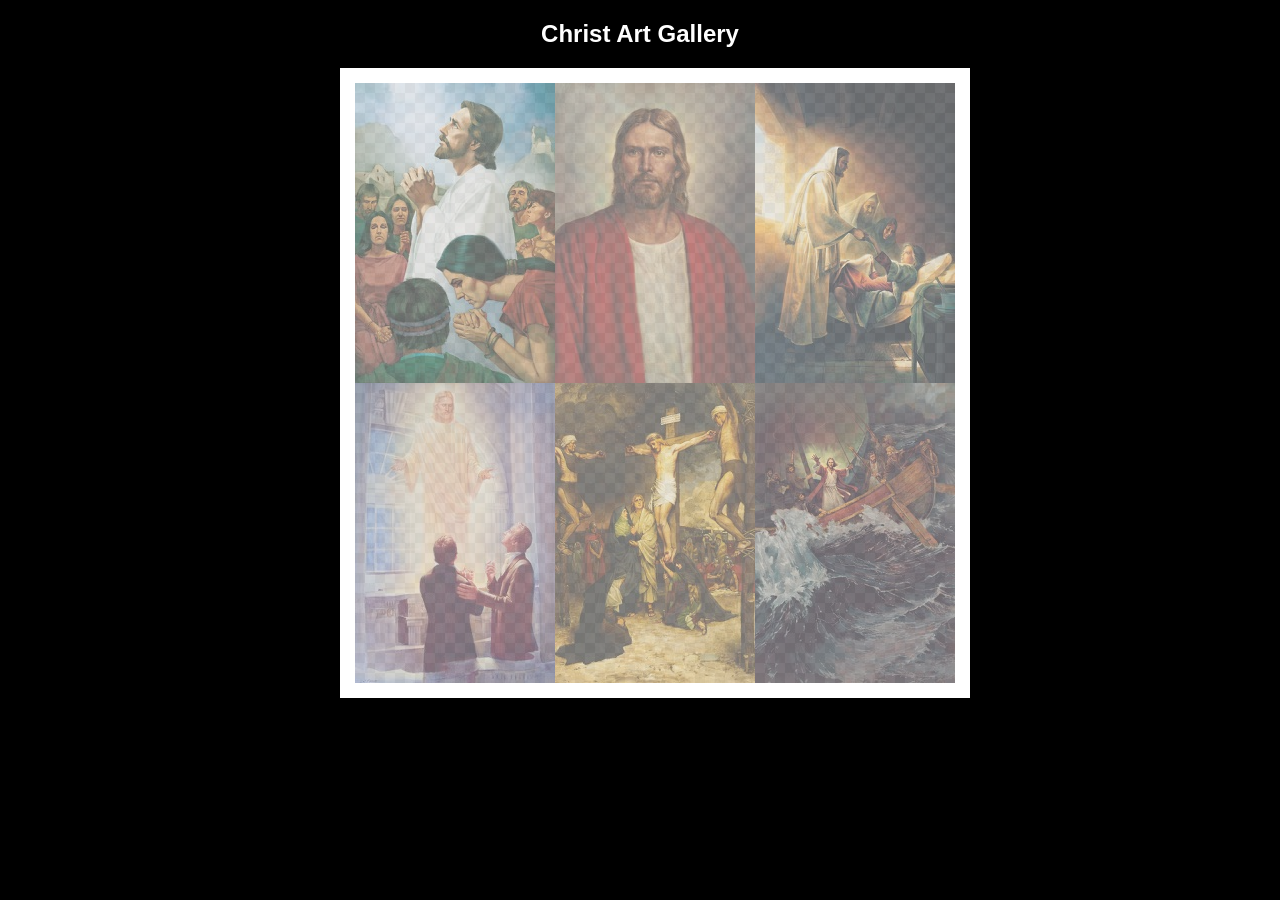
<file: ice/gallery/gallery.html>
<!DOCTYPE html>
<html lang="en">
<head>
    <meta charset="UTF-8">
    <meta name="viewport" content="width=device-width, initial-scale=1.0">
    <title>Images of Christ</title>
    <style>
        body {
            background: black;
        }
        #wrapper{
            width: 600px;
            margin: 0 auto;
        }
        nav {
            color: white;
            text-align: center;
            font-family: Haettenschweiler, 'Arial Narrow Bold', sans-serif;
        }
        #gallery{
            display: grid;
            grid-template-columns: 200px 200px 200px;
            border: 15px solid rgb(255, 255, 255);
            width: 100%;
            background-color: #ddd;
            background-image:
                linear-gradient(45deg, #ccc 26%, transparent 26%), 
                linear-gradient(135deg, #ccc 26%, transparent 26%),
                linear-gradient(45deg, transparent 75%, #ccc 75%),
                linear-gradient(135deg, transparent 75%, #ccc 75%);
            background-size: 20px 20px; /* Must be a square */
            background-position: 0 0, 10px 0, 10px -10px, 0px 10px; 
            
        }
        #gallery a {
            cursor: url('images/christus.png'), pointer;
        }
        #gallery img {
            /* make a thumbnail of the image that is 200x300 
               instead of using width and height here to help the page load faster */
            width: 200px; 
            height: 300px;

            opacity:50%;
            display:block;

            transition: opacity 0.4s ease;
        }
        #gallery img:hover{
            opacity: 100%;
        }
    </style>
</head>
<body>
    <div id="wrapper">
        <nav>
            <h1>Christ Art Gallery</h1>
        </nav>
        <main>
            <div id="gallery">
                <a href="images/big/img1.jpg"><img src="images/small/img1.jpg" alt="Christ praying with the Nephites" ></a>
                <a href="images/big/img2.jpg"><img src="images/small/img2.jpg" alt="Jesus the Christ" ></a>
                <a href="images/big/img3.jpg"><img src="images/small/img3.jpg" alt="Jesus Raising the Daughter of Jairus" ></a>
                <a href="images/big/img4.jpg"><img src="images/small/img4.jpg" alt="The Lord Appears in the Kirtland Temple" ></a>
                <a href="images/big/img5.jpg"><img src="images/small/img5.jpg" alt="Crucifixion of Jesus Christ" ></a>
                <a href="images/big/img6.jpg"><img src="images/small/img6.jpg" alt="Jesus Calms the Storm" ></a>
            </div>
        </main>
    </div>
</body>
</html>
</file>
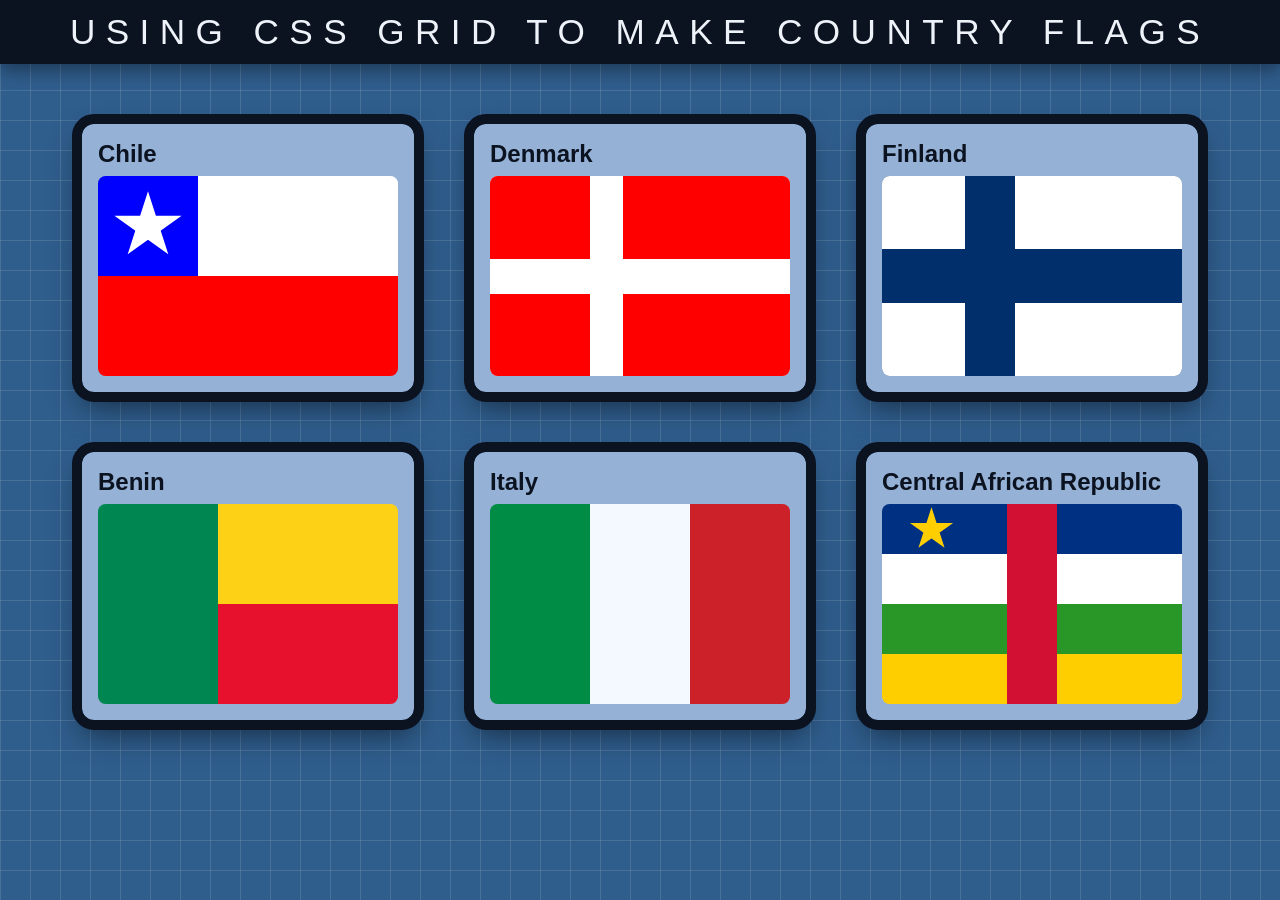
<file: ice/grid_flags/flags.html>
<!DOCTYPE html>
<html lang="en">

<head>
    <meta charset="UTF-8">
    <meta name="viewport" content="width=device-width, initial-scale=1.0">
    <title>Flag</title>
    <style>
        body {
            margin: 0;
            font-family: 'Helvetica Neue', sans-serif;
            background-color: #2F5D8C;
            background-image: linear-gradient(rgba(255, 255, 255, 0.12) 1px, transparent 1px),
            linear-gradient(90deg, rgba(255, 255, 255, 0.12) 1px, transparent 1px);
            background-size: 30px 30px;
        }

        header {
            background-color: #0B1220;
            color: #EEF3F9;
            padding: 0.755rem 1.5rem;
            display: flex;
            align-items: center;
            justify-content: center;
            font-size: 1.1rem;
            letter-spacing: 0.65rem;
            text-transform: uppercase;
            box-shadow: 0 6px 18px rgba(0, 0, 0, 0.4);
        }

        header h1 {
            margin: 0;
            font-weight: 500;
            text-align: center;
        }
        main {
            display: grid;
            grid-template-columns: repeat(auto-fit, 332px);
            row-gap: 60px;
            justify-items: center;
            justify-content: center;
            column-gap: 60px;
            margin-top: 60px;
        }

        .cell {
            background: #95B1D6;
            position: relative;
            padding: 16px;
            outline: 10px solid #0B1220;
            border-radius: 12px;
            box-shadow: 0 14px 30px rgba(0, 0, 0, 0.5);
            transition: outline-color 0.12s ease-out;
        }

        .cell:hover {
            outline-color: #C8962E;
            transition: outline-color 0s, top 0.2s ease-out;
            top: -4px;
        }

        h2 {
            margin: 0 0 8px 0;
            color: #0B1220;
        }

        #blue {
            background: blue;
            grid-column: 1 / 2;
            display: grid;
            align-items: center;
            justify-items: center;
        }

        #white {
            background: white;
            grid-column: 2 / 4;
        }

        #red {
            background: red;
            grid-column: 1 / 4;
        }

        #chile {
            display: grid;
            grid-template-columns: 1fr 1fr 1fr;
            grid-template-rows: 1fr 1fr;
            height: 200px;
            width: 300px;
        }

        .star {
            width: 70px;
            aspect-ratio: 1;
            background: white;
            clip-path: polygon(50% 0, 79% 90%, 2% 35%, 98% 35%, 21% 90%);
        }

        #denmark {
            display: grid;
            grid-template-columns: 3fr 1fr 5fr;
            grid-template-rows: 7fr 3fr 7fr;
            height: 200px;
            width: 300px;
            background: white;
        }

        #dred1 {
            background: red;
        }

        #dred2 {
            background: red;
            grid-column: 3 / 4;
        }

        #dred3 {
            background: red;
            grid-row: 3 / 4;
        }

        #dred4 {
            background: red;
            grid-column: 3 / 4;
            grid-row: 3 / 4;
        }

        #finland {
            display: grid;
            grid-template-columns: 5fr 3fr 10fr;
            grid-template-rows: 4fr 3fr 4fr;
            height: 200px;
            width: 300px;
            background: #002F6C;
        }

        #fwhite1 {
            background: white;
        }

        #fwhite2 {
            background: white;
            grid-column: 3 / 4;
        }

        #fwhite3 {
            background: white;
            grid-row: 3 / 4;
        }

        #fwhite4 {
            background: white;
            grid-column: 3 / 4;
            grid-row: 3 / 4;
        }

        #benin {
            display: grid;
            grid-template-columns: 2fr 3fr;
            grid-template-rows: 1fr 1fr;
            height: 200px;
            width: 300px;
        }

        #bgreen {
            background: #008751;
            grid-row: 1 / 3;
        }

        #byellow {
            background: #FCD116;
        }

        #bred {
            background: #E8112D;
            grid-row: 2 / 3;
        }

        #italy {
            display: grid;
            grid-template-columns: 1fr 1fr 1fr;
            height: 200px;
            width: 300px;
        }

        #igreen {
            background: #008C45;
        }

        #iwhite {
            background: #F4F9FF;
        }

        #ired {
            background: #CD212A;
        }

        #central-african-republic {
            display: grid;
            grid-template-columns: 5fr 2fr 5fr;
            grid-template-rows: repeat(4, 1fr);
            height: 200px;
            width: 300px;
        }

        #carblue {
            background: #003082;
            grid-column: 1 / 4;
            grid-row: 1 / 2;
        }

        #carwhite {
            background: #FFFFFF;
            grid-column: 1 / 4;
            grid-row: 2 / 3;
        }

        #cargreen {
            background: #289728;
            grid-column: 1 / 4;
            grid-row: 3 / 4;
        }

        #caryellow {
            background: #FFCE00;
            grid-column: 1 / 4;
            grid-row: 4 / 5;
        }

        #carred {
            background: #D21034;
            grid-column: 2 / 3;
            grid-row: 1 / 5;
        }

        .starcar {
            width: 45px;
            aspect-ratio: 1;
            background: #FFCE00;
            clip-path: polygon(50% 0, 79% 90%, 2% 35%, 98% 35%, 21% 90%);
            margin: 3px 0 0 27px;
        }

        #chile, #denmark,#finland, #benin, #italy, #central-african-republic {
            border-radius: 7.5px;
            overflow: hidden;
        }
    </style>
</head>

<body>
    <header>
        <h1>Using CSS Grid to make Country Flags</h1>
    </header>
    <main>

        <div class="cell">
            <h2>Chile</h2>
            <div id="chile">
                <div id="blue">
                    <div class="star"></div>
                </div>
                <div id="white"></div>
                <div id="red"></div>
            </div>
        </div>

        <div class="cell">
            <h2>Denmark</h2>
            <div id="denmark">
                <div id="dred1"></div>
                <div id="dred2"></div>
                <div id="dred3"></div>
                <div id="dred4"></div>
            </div>
        </div>

        <div class="cell">
            <h2>Finland</h2>
            <div id="finland">
                <div id="fwhite1"></div>
                <div id="fwhite2"></div>
                <div id="fwhite3"></div>
                <div id="fwhite4"></div>
            </div>
        </div>

        <div class="cell">
            <h2>Benin</h2>
            <div id="benin">
                <div id="bgreen"></div>
                <div id="byellow"></div>
                <div id="bred"></div>
            </div>
        </div>

        <div class="cell">
            <h2>Italy</h2>
            <div id="italy">
                <div id="igreen"></div>
                <div id="iwhite"></div>
                <div id="ired"></div>
            </div>
        </div>

        <div class="cell">
            <h2>Central African Republic</h2>
            <div id="central-african-republic">
                <div id="carblue">
                    <div class="starcar"></div>
                </div>
                <div id="carwhite"></div>
                <div id="cargreen"></div>
                <div id="caryellow"></div>
                <div id="carred"></div>
            </div>
        </div>
    </main>
</body>

</html>
</file>
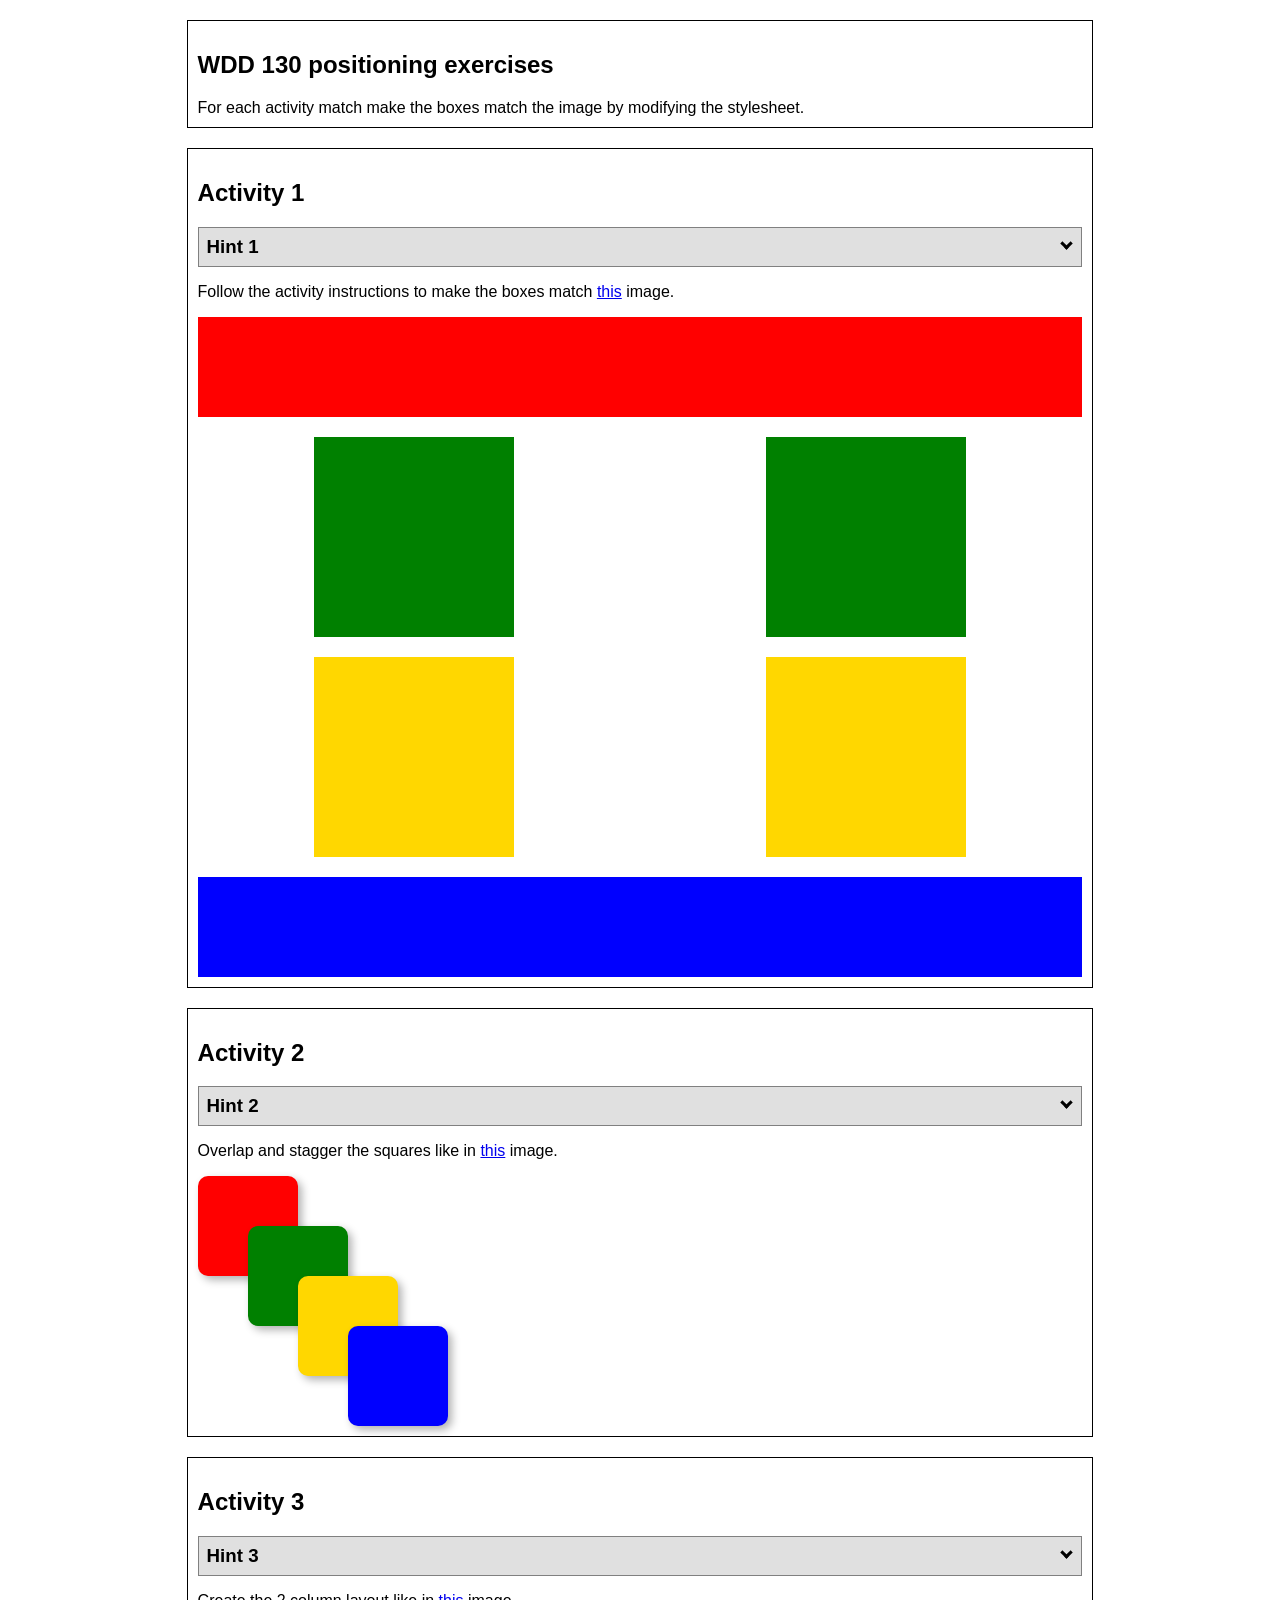
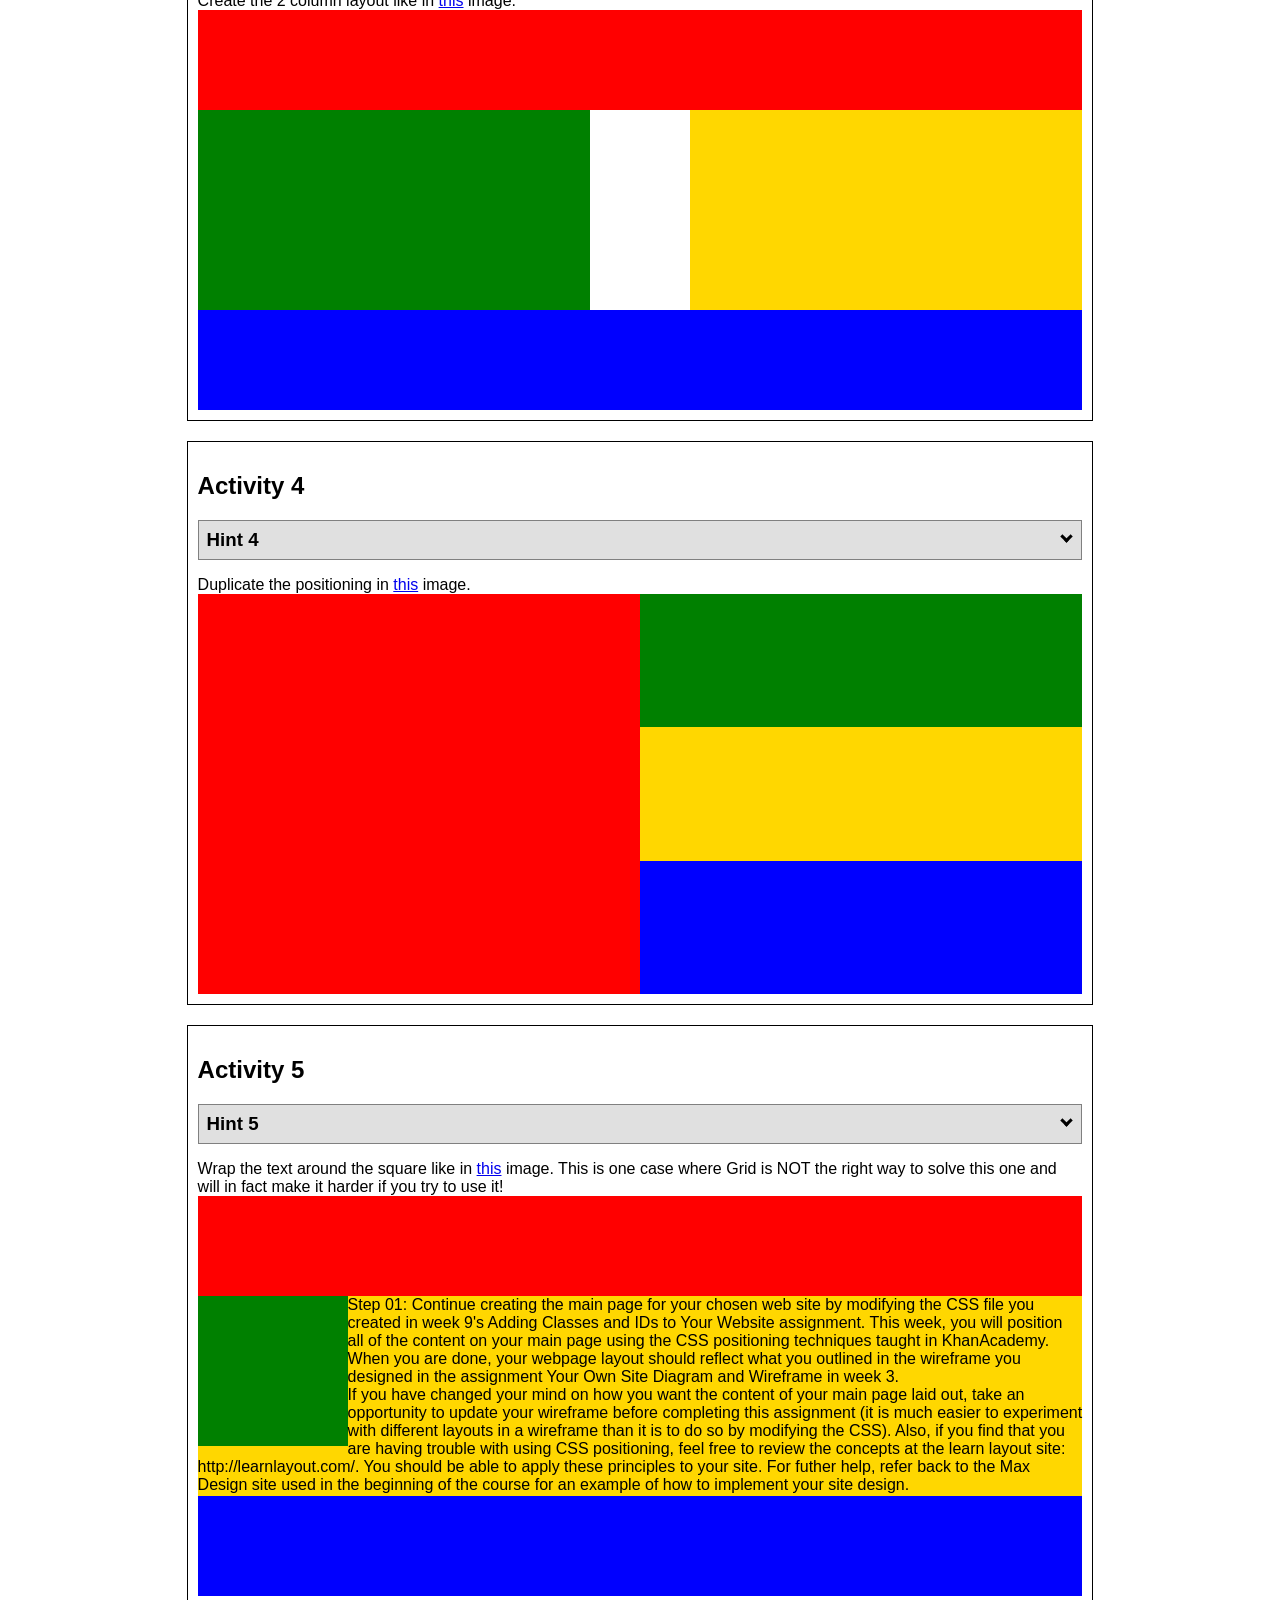
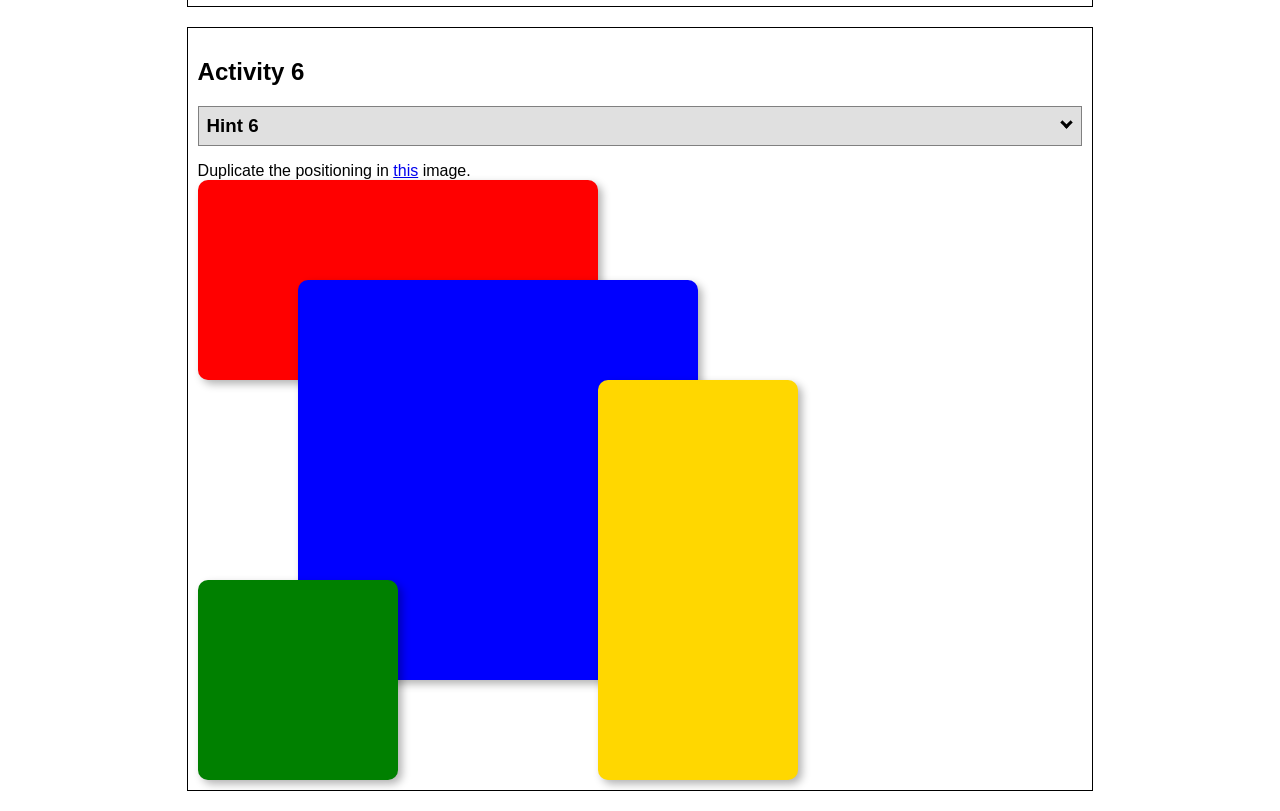
<file: ice/positioning/positioning.html>
<!DOCTYPE html>
<html lang="en">

  <head>
    <!-- HTML - Name: positioning.html -->
    <title>Positioning Activity</title>
    <link rel="stylesheet" type="text/css" href="positionstyles.css" />
  </head>

  <body>
    <div class="activity">
      <h2>WDD 130 positioning exercises</h2>
      For each activity match make the boxes match the image by modifying the stylesheet.</div>
    <div class="activity">
      <h2>Activity 1</h2>
      <section class="hint"><input type="checkbox" ><i></i> <h3>Hint 1</h3><div><p>Use the activity instructions for the firt activity</a></p></div></section>
      <p>Follow the activity instructions to make the boxes match  <a href="images/example1.png" target="_blank">this</a> image.</p>
      
      <div class="content1" >
        <div class="red1" ></div>
        <div class="green1" ></div>
        <div class="green1" ></div>
        <div class="yellow1"></div>
        <div class="yellow1"></div>
        <div class="blue1"></div>
      </div>
    </div>

    <div class="activity">
      <h2>Activity 2</h2>
      <section class="hint"><input type="checkbox" > <h3>Hint 2</h3><i></i><div>
      <ul>
      <li>grid-template-columns: 50px 50px 50px 50px 50px </li></ul></div></section>
      <p>Overlap and stagger the squares like in <a href="images/example2.png" target="_blank">this</a> image.</p>
      <div class="content2" >
        <div class="red2" ></div>
        <div class="green2" ></div>
        <div class="yellow2"></div>
        <div class="blue2"></div>
      </div>
    </div>
    <div class="activity">
      <h2>Activity 3</h2>
      <section class="hint"><input type="checkbox" > <h3>Hint 3</h3><i></i><div><p>This one is going to be best solved with CSS Grid. Remember to make the boxes the right width first...then start moving them around. </p><h4>Properties used:</h4><ul><li>display:grid;</li><li>grid-template-columns:</li><li>grid-column-gap:</li>
        <li>grid-column:</li>  </ul></div></section>
      Create the 2 column layout like in <a href="images/example3.png" target="_blank">this</a>  image.
      <div class="content3" >
        <div class="red3" ></div>
        <div class="green3" ></div>
        <div class="yellow3"></div>
        <div class="blue3"></div>
      </div>
    </div>
    <div class="activity">
      <h2>Activity 4</h2>
      <section class="hint"><input type="checkbox" > <h3>Hint 4</h3><i></i><div><p>For the others we have been primarily concerned with width. For this one you will need to adjust height as well. </p><h4>Properties used:</h4><ul><li>display:grid;</li><li>grid-template-columns:</li><li>grid-row:</li></ul></div></section>
      Duplicate the positioning in <a href="images/example4.png" target="_blank">this</a> image. 
      <div class="content4" >
        <div class="red4" ></div>
        <div class="green4" ></div>
        <div class="yellow4"></div>
        <div class="blue4"></div>
      </div>
    </div>

    <div class="activity">
      <h2>Activity 5</h2>
      <section class="hint"><input type="checkbox" > <h3>Hint 5</h3><i></i><div><p>Grid is <strong>not</strong> the right way to do this.  In fact there is only one way to really do that...and that is with float. Remember that we float the thing we want the text to wrap around.  Also remember to start by making all the shapes the right size and shape.</p><h4>Properties used:</h4><ul><li>float: left;</li></ul></div></section>
      Wrap the text around the square like in <a href="images/example5.png" target="_blank">this</a> image. This is one case where Grid is NOT the right way to solve this one and will in fact make it harder if you try to use it!
      <div class="content5" >
        <div class="red5" ></div>
        <div class="green5" ></div>
        <div class="yellow5">Step 01: Continue creating the main page for your chosen web site by modifying the CSS file you created in week 9's Adding Classes and IDs to Your Website assignment. This week, you will position all of the content on your main page using the CSS positioning techniques taught in KhanAcademy. When you are done, your webpage layout should reflect what you outlined in the wireframe you designed in the assignment Your Own Site Diagram and Wireframe in week 3. <br />
          If you have changed your mind on how you want the content of your main page laid out, take an opportunity to update your wireframe before completing this assignment (it is much easier to experiment with different layouts in a wireframe than it is to do so by modifying the CSS). Also, if you find that you are having trouble with using CSS positioning, feel free to review the concepts at the learn layout site: http://learnlayout.com/. You should be able to apply these principles to your site. For futher help, refer back to the Max Design site used in the beginning of the course for an example of how to implement your site design.</div>
        <div class="blue5"></div>
      </div>
    </div>
    <div class="activity">
      <h2>Activity 6</h2>
      <section class="hint"><input type="checkbox" > <h3>Hint 6</h3><i></i><div><p>This one is all about visualizing the grid behind the layout. If you are having a hard time doing that first: all the sizes are even multiples of 100, and second here is another example with the lines drawn: <a href="images/example6-hint.png" target="_blank">example 6 with lines</a>. For this one you will find it easiest if you use px for the column width. You can also use <kbd>z-index</kbd> to control the element layering.    </p><h4>Properties used:</h4><ul><li>display:grid;</li><li>grid-template-columns:</li><li>grid-column:</li><li>grid-row:</li><li><a href="https://www.w3schools.com/cssref/pr_pos_z-index.asp" target="_blank">z-index:</a></li></ul></div></section>
      Duplicate the positioning in <a href="images/example6.png" target="_blank">this</a> image.
      <div class="content6" >
        <div class="red6" ></div>
        <div class="green6" ></div>
        <div class="yellow6"></div>
        <div class="blue6"></div>
      </div>
    </div>
  </body>
</html>
</file>
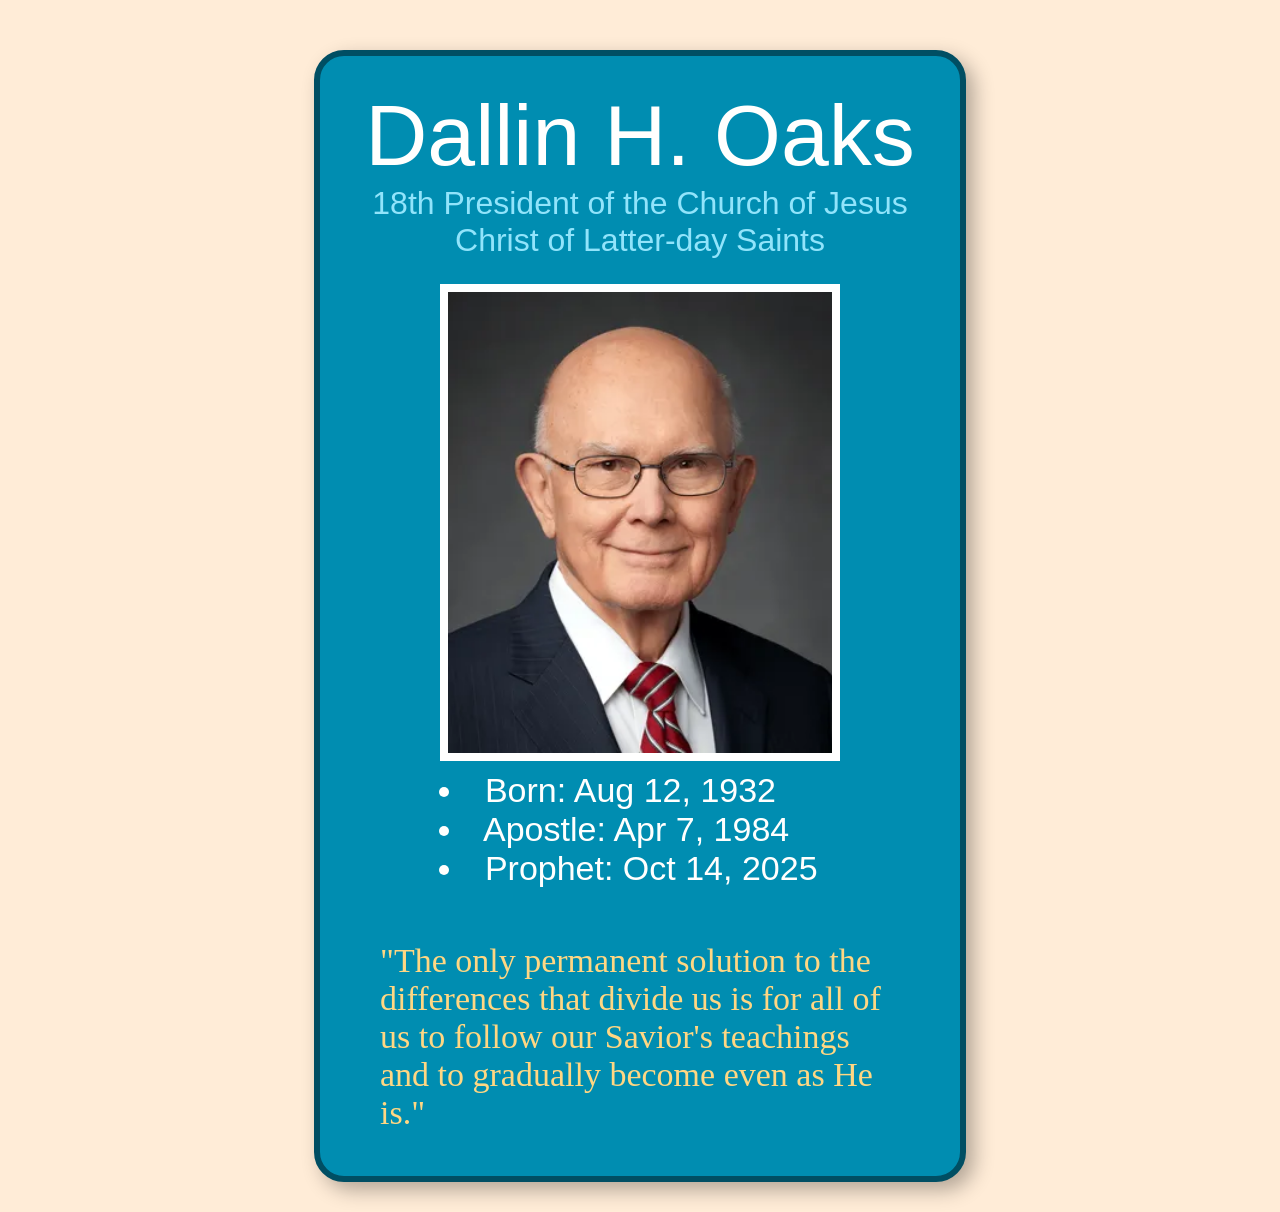
<file: ice/prophet_cards/oaks.html>
<!DOCTYPE html>
<html lang="en">
<head>
    <meta charset="UTF-8">
    <meta name="viewport" content="width=device-width, initial-scale=1.0">
    <title>Dallin H. Oaks</title>
    <style>
        /* Insert styles here, this is called an internal stylesheet  */
        body {
            background: #FFECD7;
            font-family: "Helvetica Neue", Arial, sans-serif;
            font-size: 42px;
            margin: 0;
            padding: 0;
        }
        .card {
            background-color: #008DB1;
            border: 6px solid #004E63;
            width: 600px;
            margin: 50px auto 30px auto;
            padding: 20px 20px 10px 20px;
            text-align: center;
            border-radius: 30px;
            box-shadow: 8px 8px 20px rgba(0, 0, 0, 0.3);
        }
        h1 {
            color: #FFFFFE;
            font-weight: normal;
            font-size: 86px;
            margin: 10px auto 0 auto;
        }
        h6 {
            color: #91E4FB;
            font-weight: normal;
            font-size: 32px;
            margin: 0 21.5px 25px 21.5px;
        }
        a {
            color: #91E4FB;
            text-decoration: none;
        }
        img {
            border: 8px solid white;
            width: 64%;
        }
        ul {
            color: #FFFFFE;
            width: 63%;
            margin: 0 auto;
            text-align: left;
            font-size: 34px;
            padding: 0;
            padding-left: 30px;
            padding-bottom: 20px; 
        }
        p {
            color: #FFD783;
            font-family: "Brush Script MT", cursive;
            font-weight: normal;
            text-align: left;
            font-size: 34px;
            padding: 0 40px;
        }
    </style>
</head>
<body>
    <!-- Insert HTML elements here -->
     <div class="card">
        <h1>Dallin H. Oaks</h1>
        <h6><a href="https://www.churchofjesuschrist.org">18th President of the Church of Jesus Christ of Latter-day Saints</a></h6>
        <img src="images/oaks.webp" alt="portrait of Dallin H. Oaks">
        <ul>
            <li>&nbsp;&nbsp;Born: Aug 12, 1932</li>
            <li>&nbsp;&nbsp;Apostle: Apr 7, 1984</li>
            <li>&nbsp;&nbsp;Prophet: Oct 14, 2025</li>
        </ul>
        <p>"The only permanent solution to the differences that divide us is for all of us to follow our Savior's teachings and to gradually become even as He is."</p>
     </div>
</body>
</html>
</file>
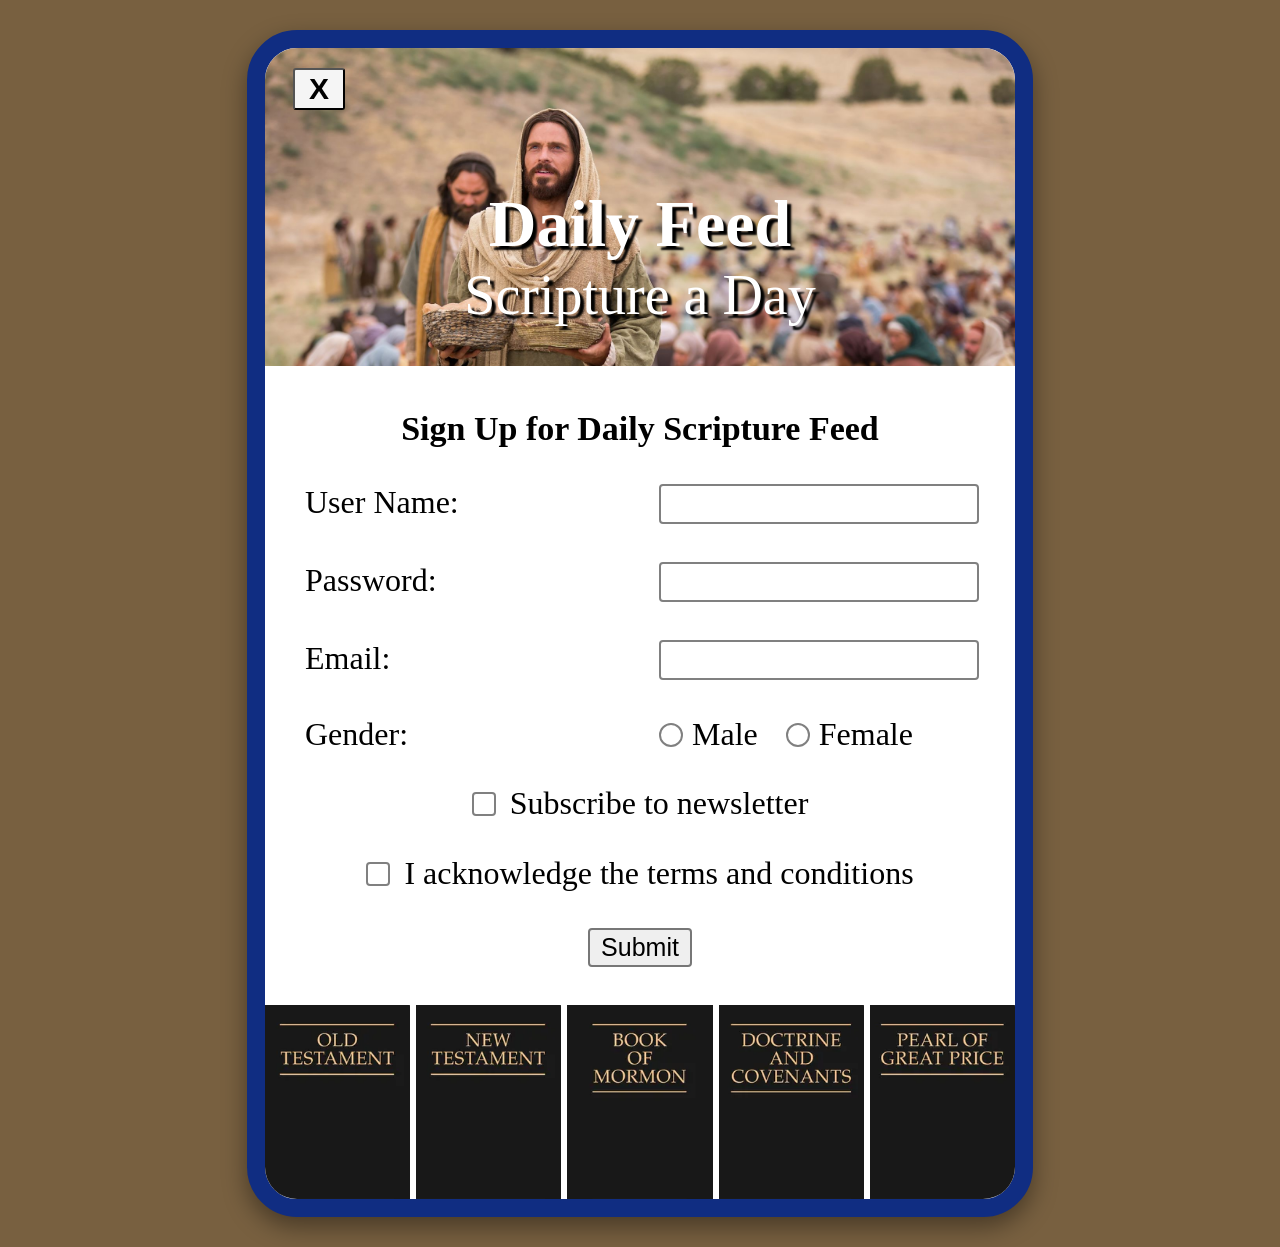
<file: ice/signup/signup.html>
<!DOCTYPE html>
<html lang="en">

<head>
    <meta charset="UTF-8">
    <meta name="viewport" content="width=device-width, initial-scale=1.0">
    <title>Daily Feed Sign Up</title>

    <style>
        * {
            margin: 0;
            padding: 0;
        }

        body {
            background: rgb(120, 96, 64);
        }

        .card {
            width: 750px;
            margin: 30px auto 30px auto;
            padding: 0;
            text-align: center;
            border: 18px solid #102D82;
            border-radius: 50px;
            overflow: hidden;
            background: white;
            box-shadow: 0 10px 25px rgba(0, 0, 0, 0.4);
            transition: transform 0.3s ease;
        }

        .card:hover {
            border-color: #d4af37;
            transform: scale(1.0025);
        }

        .card img {
            width: 100%;
        }

        .hero {
            position: relative;
        }

        .heroimage {
            height: 318px;
            object-fit: cover;
            object-position: top;
        }

        .hero h1, .hero h2 {
            position: absolute;
            color: white;
            left: 0;
            right: 0;
            text-shadow: 4px 4px 2px black;
        }

        .hero h1 {
            top: 138px;
            font-size: 66px;
        }

        .hero h2 {
            top: 215px;
            font-size: 56px;
            font-weight: normal;
        }

        #closeBtn {
            position: absolute;
            top: 20px;
            left: 28px;
            font-size: 30px;
            font-weight: 550;
            padding: 2px 14px;
            border-radius: 3px;
            background: #f5f5f5;
        }

        #formContainer {
            padding: 20px 40px 35px 40px;
        }

        #formContainer h3 {
            margin-top: 20px;
            margin-bottom: 36px;
            font-size: 34px;
        }

        #myForm {
            display: grid;
            grid-template-columns: 1fr 1fr;
            gap: 38px;
            text-align: left;
            font-size: 32px;
        }

        #myForm section {
            grid-column: 1 / -1;
            text-align: center;
        }

        #myForm input {
            width: 100%;
            height: 36px;
            font-size: 22px;
            border: 2px solid grey;
            border-radius: 4px;
        }

        #myForm input[type="radio"], #myForm input[type="checkbox"] {
            width: 24px;
            height: 24px;
            appearance: none;
            vertical-align: middle;
            position: relative;
            top: -3px;
            margin-right: 6px;
            border: 2px solid grey;
        }

        #myForm input[type="radio"] {
            border-radius: 50px;
            margin-right: 1px;
        }

        #myForm input[type="radio"]:checked, #myForm input[type="checkbox"]:checked {
            background: #d4af37;
        }

        #female {
            margin-left: 20px;
        }

        #myForm input[type="checkbox"]:checked::after {
            content: "\2713";
            color: white;
            display: block;
            text-align: center;
            font-size: 20px;
            line-height: 20px;
            font-weight: bold;
        }

        #myForm label:nth-of-type(4), #myForm div {
            margin-top: -2px;
        }

        #myForm section:nth-of-type(1) {
            margin-top: -6px;
        }

        #myForm section:nth-of-type(2) {
            margin-top: -5px;
        }

        #myForm button {
            height: 39px;
            font-size: 25px;
            font-weight: 500;
            color: black;
            padding: 0 11px;
            margin-top: -6px;
            position: relative;
            top: -3px;
            border: 2px solid #777777;
            border-radius: 4px;
        }

        #myForm button:hover {
            background: #d4af37;
            cursor: pointer; 
        }

        .books {
            display: grid;
            grid-template-columns: repeat(5, 1fr);
            gap: 6px;
            /* margin-top: -2px; */
        }

    </style>




</head>

<body>
    <div class="card">
        <div class="hero">
            <img class="heroimage" src="images/jesus_feeds_5000.jpeg" alt="Jesus feeding the 5000">
            <h1>Daily Feed</h1>
            <h2>Scripture a Day</h2>
            <button type="button" id="closeBtn">X</button>
        </div>

        <div id="formContainer">
            <h3>Sign Up for Daily Scripture Feed</h3>
            <form id="myForm">
            
                <label for="username">User Name:</label>
                <input type="text" id="username" name="username" required>

                <label for="password">Password:</label>
                <input type="password" id="password" name="password" required>

                <label for="email">Email:</label>
                <input type="email" id="email" name="email" required>

                <label>Gender:</label>
                <div>
                    <input type="radio" id="male" name="gender" value="male" required>
                    <label for="male">Male</label>
                    <input type="radio" id="female" name="gender" value="female" required>
                    <label for="female">Female</label>
                </div>

                <section>
                    <input type="checkbox" id="newsletter" name="newsletter">
                    <label for="newsletter">Subscribe to newsletter</label>
                </section>

                <section>
                    <input type="checkbox" id="conditions" name="conditions" required>
                    <label for="conditions">I acknowledge the terms and conditions</label>
                </section>

                <section>
                    <button type="submit">Submit</button>
                </section>
            </form>
        </div>

        <div class="books">
                <img src="images/old_testament.webp" alt="image of old testament soft black cover with gold embossing">
                <img src="images/new_testament.webp" alt="image of new testament soft black cover with gold embossing">
                <img src="images/book_of_mormon.webp" alt="image of book of mormon soft black cover with gold embossing">
                <img src="images/doctrine_and_covenants.webp" alt="image of doctrine and covenants soft black cover with gold embossing">
                <img src="images/pearl_of_great_price.webp" alt="image of pearl of great price soft black cover with gold embossing">
            </div>

        <div id="output"></div>

        <script>
            // Here is some Javascript to start looking forward to wdd131
            document.getElementById("closeBtn").addEventListener("click", function () {
                document.getElementById("formContainer").style.display = "none";
            });
            const form = document.getElementById('myForm');
            const output = document.getElementById('output');

            form.addEventListener('submit', function (event) {
                event.preventDefault(); // Stop form from actually submitting

                const formData = new FormData(form);
                const entries = [];

                for (const [key, value] of formData.entries()) {
                    if (key == "password") {
                        entries.push(`<strong>${key}</strong>: ${value} (you should probably encrypt the password)`);
                    } else {
                        entries.push(`<strong>${key}</strong>: ${value}`);
                    }
                }

                output.innerHTML = `
                <br>  
                <h3>Here is the data that would be sent to the server:</h3>
                <ul>
                    ${entries.map(item => `<li>${item}</li>`).join('')}
                </ul>
                `;
                    });
        </script>
    </div>
</body>

</html>
</file>
<file: styles/style.css>
@import url('https://fonts.googleapis.com/css2?family=Inter:ital,opsz,wght@0,14..32,100..900;1,14..32,100..900&family=Roboto:ital,wght@0,100..900;1,100..900&family=Allura&display=swap');

body {
    margin: 0;
    font-family: Inter, sans-serif;
    background: #151313;
    color: #B9B8B6;
}

h1, h2, h3, h4, h5, h6 {
    font-family: Roboto, sans-serif;
    font-weight: 500;
    color: #E3E3E3;
}

h1 {
    font-weight: 700;
}

header img {
    width: 48px;
    display: block;
}

header {
    display: grid;
    grid-template-columns: auto auto 1fr;
    column-gap: 16px;
    align-items: center;
    background-image: linear-gradient(rgba(227, 227, 227, 0.4) 66%, rgba(227, 227, 227, 0));
    color: #E3E3E3;
    padding: 8px 40px 24px 24px;
    position: relative;
    z-index: 1;
}

header > a {
    grid-row: 1 / 3;
}

header p {
    margin: 0;
    line-height: 1;
}

header p:first-of-type {
    font-size: 20px;
    font-weight: 600;
}

header p:last-of-type {
    font-size: 14px;
    font-weight: 300;
    color: #B9B8B6;
    margin-top: -5px;
}

header nav {
    grid-column: 3;
    grid-row: 1 / 3;
    align-self: center;
    margin-top: -3px;
}

nav ul {
    display: flex;
    justify-content: right;
    list-style-type: none;
    gap: 60px;
    padding: 0;
    margin: 0;
}

nav a {
    display: inline-block;
    min-width: 96px;
    text-align: center;
    padding: 8px 18px;
    background-color: #D4541C;
    color: #E3E3E3;
    font-weight: 600;
    text-decoration: none;
    border-radius: 6px;
    transition: background-color 0.25s ease, box-shadow 0.25s ease, transform 0.25s ease;
    box-shadow: 0 2px 6px rgba(0, 0, 0, 0.4);
}

nav a:hover {
    background-color: #E8490F;
    transform: scale(1.04);
    box-shadow: 0 6px 14px rgba(0, 0, 0, 0.5);
}

.hero {
    display: grid;
    margin-top: -24.75vw;
}

.hero img, .hero div {
    grid-column: 1;
    grid-row: 1;
}

.hero img {
    width: 100%;
}

.hero div {
    background-image: url("../images/hero-panel-reflection-3.png");
    background-size: cover;
    background-position: center;
    max-width: 28%;
    align-self: center;
    text-wrap: balance;
    color: #151313;
    padding: 2.67vw 2.67vw 1.87vw 2.67vw;
    margin-left: 5.88vw;
    margin-top: 31.89vw;
    border: 0.33vw solid #D4541C;
    border-radius: 1vw;
    box-shadow: 0 18px 40px rgba(0, 0, 0, 0.55);
}

.hero div h1 {
    font-family: Allura, cursive;
    font-weight: 400;
    font-size: 4.68vw;
    line-height: 1;
    color: #151313;
    -webkit-text-stroke: 0.08vw #151313;
    margin: 0 0 0.8vw 0;
}

.hero div p {
    font-weight: 500;
    font-size: 1.27vw;
}

.hero div a {
    display: block;
    padding: 0.94vw 2.27vw;
    margin: 1.87vw auto 0;
    width: fit-content;
    background-color: #D4541C;
    color: #E3E3E3;
    font-size: 1.14vw;
    font-weight: 600;
    text-decoration: none;
    border-radius: 0.4vw;
    box-shadow: 0 2px 6px rgba(0, 0, 0, 0.4);
    transition: background-color 0.25s ease, box-shadow 0.25s ease, transform 0.25s ease;
}

.hero div a:hover {
    background-color: #E8490F;
    box-shadow: 0 6px 14px rgba(0, 0, 0, 0.5);
    transform: scale(1.04);
}

main section:not(.hero) {
    padding: 80px 133px 0 133px;
}

.about {
    display: grid;
    grid-template-columns: calc(28vw - 35px) 1fr;
    grid-template-rows: auto auto 1fr;
    column-gap: 48px;
    row-gap: 16px;
    align-content: start;
    align-items: start;
    background-image: radial-gradient(18% 35% at 20% 65%, rgba(227, 227, 227, 0.25), rgba(227, 227, 227, 0));
}

.about img {
    grid-column: 2;
    grid-row: 1 / 4;
    width: 100%;
    -webkit-mask-image: radial-gradient(50% 50% at center, #000000 30%, transparent 100%);
    mask-image: radial-gradient(50% 50% at center, #000000 30%, rgba(0, 0, 0, 0) 100%);
    transform: translate(40px, calc(263px - 50%));
}

.about h2, .about p {
    margin: 0;
}

.about a {
    justify-self: start;
    margin: 24px 0 0 0;
    padding: 10px 24px;
    background-color: #D4541C;
    color: #E3E3E3;
    font-weight: 600;
    text-decoration: none;
    border-radius: 6px;
    transition: background-color 0.25s ease, transform 0.25s ease;
}

.about a:hover {
    background-color: #E8490F;
    transform: scale(1.04);
}

.about p {
    color: #E3E3E3;
    line-height: 1.6;
}

.about h2 {
    margin-top: 145px;
}

.work {
    display: grid;
    grid-template-columns: repeat(3, 1fr);
    column-gap: 32px;
    position: relative;
}

.work h1, .work h2 {
    grid-column: 1 / 4;
}

.work img {
    width: 100%;
}

.work a {
    display: inline-block;
    background-color: #D4541C;
    color: #E3E3E3;
    padding: 6.5px 24px 5.5px;
    font-weight: 600;
    text-decoration: none;
    border-radius: 6px;
    transition: background-color 0.25s ease, transform 0.25s ease;
}

.work a:hover {
    background-color: #E8490F;
    transform: scale(1.08);
}

.work article {
    background-color: #1E1C1C;
    border: 2px solid #D4541C;
    border-radius: 15px;
    overflow: hidden;
    display: flex;
    flex-direction: column;
}

.work article h2, .work article h3 {
    font-size: 1.17em;
    margin: 16px 0 8px 0;
    padding: 0 24px;
}

.work article p {
    margin: 0 0 24px 0;
    padding: 0 24px;
}

.work article a {
    margin: auto 0 24px 24px;
    align-self: flex-start;
}

.work article img {
    aspect-ratio: 1.84 / 1;
    object-fit: cover;
}

main section.work {
    padding-bottom: 80px;
}

.work::before {
    content: "";
    position: absolute;
    top: 90px;
    bottom: 20px;
    left: 90px;
    right: 90px;
    z-index: -1;
    background-color: rgba(227, 227, 227, 0.45);
    filter: blur(80px);
}

.work.background::before {
    top: 150px;
    bottom: 60px;
    left: 60px;
    right: 90px;
}

.work.background h2 {
    margin-bottom: 20px;
}

.work h2 {
    margin-bottom: 28px;
}

main section.learning {
    padding-top: 68px;
}

.learning {
    display: grid;
    grid-template-columns: 1fr 1fr;
    column-gap: 48px;
    position: relative;
    background-image: radial-gradient(24% 35% at 26% 31%, rgba(227, 227, 227, 0.19), rgba(227, 227, 227, 0.12) 40%, rgba(227, 227, 227, 0.05) 75%, rgba(227, 227, 227, 0));
}

.learning li {
    line-height: 1.35;
    margin-bottom: 7px;
}

.learning ul {
    padding-left: 24px;
    padding-right: 90px;
    margin: 0 0 40px 0;
}

.learning h2, .learning h3 {
    margin: 0 0 16px 0;
}

.learning h3 {
    color: #B9B8B6;
}

.learning h3:nth-of-type(1), .learning ul {
    grid-column: 1;
}

.learning h3:nth-of-type(2), .learning table {
    grid-column: 2;
}

.learning h3:nth-of-type(1), .learning h3:nth-of-type(2) {
    grid-row: 2;
}

.learning ul, .learning table {
    grid-row: 3;
}

.learning table {
    width: 100%;
    border-collapse: separate;
    border-spacing: 0;
    background-color: #1E1C1C;
    border-radius: 15px;
    border: 1px solid #8C8885;
    overflow: hidden;
}

.learning th, .learning td {
    border-right: 1px solid #8C8885;
    border-bottom: 1px solid #8C8885;
    padding: 10px 14px;
    text-align: left;
}

.learning th:last-child, .learning td:last-child {
    border-right: none;
}

.learning tbody tr:last-child td {
    border-bottom: none;
}

.learning th {
    background-color: #666B72;
    color: #E3E3E3;
}

.learning::before {
    content: "";
    position: absolute;
    top: 90px;
    bottom: -10px;
    left: 50%;
    right: 100px;
    z-index: -1;
    background-color: rgba(227, 227, 227, 0.45);
    filter: blur(80px);
}

.contact {
    display: grid;
    grid-template-columns: 1fr 1fr;
    column-gap: 48px;
    position: relative;
    background-image: radial-gradient(22.5% 20.5% at 24.5% 36.5%, rgba(227, 227, 227, 0.19), rgba(227, 227, 227, 0.12) 40%, rgba(227, 227, 227, 0.05) 75%, rgba(227, 227, 227, 0));
}

.contact h2, .contact h3 {
    margin: 0 0 16px 0;
}

.contact h2 {
    grid-column: 1 / 3;
    grid-row: 1;
}

.contact p {
    grid-column: 1;
    grid-row: 2;
    margin: 0;
    line-height: 1.6;
    padding-right: 90px;
}

.contact h3 {
    grid-column: 2;
    grid-row: 2;
}

.contact form {
    grid-column: 2;
    grid-row: 2;
    margin-top: -27px;
    background-color: #1E1C1C;
    border: 1px solid #8C8885;
    border-radius: 15px;
    padding: 24px;
}

.contact label {
    display: block;
    margin-bottom: 16px;
}

.contact label input, .contact label textarea {
    display: block;
    width: 100%;
    box-sizing: border-box;
    padding: 12px 14px;
    margin-top: 8px;
    background-color: #B9B8B6;
    color: #151313;
    font-family: inherit;
    font-size: 18px;
    border: 1px solid #8C8885;
    border-radius: 6px;
}

.contact label input:focus, .contact label textarea:focus {
    outline: 3px solid #B39C85;
    outline-offset: 1px;
}

.contact input[type="submit"] {
    background-color: #D4541C;
    color: #E3E3E3;
    font-family: inherit;
    font-size: 16px;
    font-weight: 600;
    padding: 8px 24px 7px;
    margin-top: 8px;
    border: none;
    border-radius: 6px;
    cursor: pointer;
    transition: background-color 0.25s ease, transform 0.25s ease;
}

.contact input[type="submit"]:hover {
    background-color: #E8490F;
    transform: scale(1.08);
}

main section.contact {
    padding-top: 169px;
}

.contact::before {
    content: "";
    position: absolute;
    top: 160px;
    bottom: 0px;
    left: 50%;
    right: 100px;
    z-index: -1;
    background-color: rgba(227, 227, 227, 0.45);
    filter: blur(80px);
}

footer {
    display: grid;
    grid-template-columns: 1.25fr 1fr 1fr;
    column-gap: 48px;
    grid-template-rows: auto min-content min-content min-content 1fr;
    padding: 54px 40px 8px 24px;
    margin-top: 94px;
    background-color: #151313;
    background-image: linear-gradient(rgba(227, 227, 227, 0), rgba(227, 227, 227, 0.06) 8.5%, rgba(227, 227, 227, 0.2) 17%, rgba(227, 227, 227, 0.34) 25.5%, rgba(227, 227, 227, 0.4) 34%);
}

footer img {
    width: 48px;
    display: block;
}

footer > a, footer h4 {
    grid-column: 1;
}

footer h5, footer ul {
    grid-column: 2;
}

footer h6, footer p {
    grid-column: 3;
}

footer > a {
    grid-row: 1;
}

footer ul {
    grid-row: 2 / 6;
    list-style-type: none;
    padding: 0;
    margin: 0;
    line-height: 1.6;
}

footer ul a:hover {
    color: #FF7A2E;
    font-weight: 700;
}

footer ul a {
    color: #B9B8B6;
    text-decoration: none;
}

footer p {
    margin: 0;
    line-height: 1.6;
}

footer h3:nth-of-type(1) {
    grid-column: 1;
    grid-row: 1;
    margin: 0 0 0 64px;
    line-height: 48px;
    font-size: 1.17em;
}

footer h3:nth-of-type(2) {
    grid-column: 2;
    grid-row: 1;
    margin: 0;
    line-height: 48px;
    font-size: 1.17em;
}

footer h3:nth-of-type(3) {
    grid-column: 3;
    grid-row: 1;
    margin: 0;
    line-height: 48px;
    font-size: 1.17em;
}

footer ul, footer p:first-of-type {
    margin-top: -5px;
}

/* ICE page */
.ice {
    row-gap: 32px;
}

.ice h1 {
    grid-column: 1;
    grid-row: 1;
    margin-top: 0;
    position: relative;
    z-index: 1;
    align-self: start;
}

.ice h1:before {
    content: "";
    position: absolute;
    inset: -30px 90px -30px -60px;
    z-index: -1;
    background-image: radial-gradient(closest-side, rgba(227, 227, 227, 0.25), rgba(227, 227, 227, 0.12) 40%, rgba(227, 227, 227, .05) 75%, rgba(227, 227, 227, 0));
}

.ice article {
    display: flex;
    flex-direction: column;
    position: relative;
    overflow: visible;
    border: none;
    box-shadow: 0px 12px 28px rgba(0, 0, 0, 0.6);
}

.ice article p {
    margin-bottom: 24px;
}

.ice article a {
    margin-top: auto;
    align-self: flex-start;
}

.ice article img {
    border-radius: 15px 15px 0 0;
}

.ice > img {
    -webkit-mask-image: radial-gradient(50% 50% at center, #000000 90%, transparent 100%);
    mask-image: radial-gradient(50% 50% at center, #000000 90%, rgba(0, 0, 0, 0) 100%);
    grid-column: 1;
    grid-row: 1;
    align-self: center;
    transform: scaleX(-1);
    translate: -30px -50px;
}

.ice::before {
    display: none;
    grid-column: 2 / 4;
    grid-row: 2 / 3;
    top: 20px;
    bottom: 20px;
    left: 20px;
    right: 20px;
}

.ice article::before {
    content: "";
    position: absolute;
    top: -7px;
    bottom: -7px;
    left: -7px;
    right: -7px;
    z-index: -1;
    background-color: rgba(227, 227, 227, 0.45);
    filter: blur(20px);
}

.ice article::after {
    content: "";
    position: absolute;
    inset: 0;
    border: 3px solid #D4541C;
    border-radius: 15px;
    pointer-events: none;
}

/* About Page */
.intro {
    display: grid;
    grid-template-columns: calc(28vw - 35px) minmax(0, 1fr);
    grid-template-rows: auto auto 1fr;
    column-gap: 48px;
    row-gap: 16px;
    align-content: start;
    align-items: start;
    background-image: radial-gradient(21% 20% at 21% 47%, rgba(227, 227, 227, 0.25), rgba(227, 227, 227, 0)),
    radial-gradient(23% 30% at 71% 30%, rgba(227, 227, 227, 0.16), rgba(227, 227, 227, 0));
    position: relative;
}

.intro::after {
    content: "";
    grid-column: 2;
    grid-row: 1 / 4;
    width: 100%;
    aspect-ratio: 1.6 / 1;
    transform: translate(100px, -45px);
    background-image: radial-gradient(35% 35% at 45% 60%, rgba(227, 227, 227, 0.18), transparent);
    pointer-events: none;
}

.intro img {
    grid-column: 2;
    grid-row: 1 / 4;
    width: 100%;
    aspect-ratio: 1.6 / 1;
    object-fit: cover;
    transform: translate(100px, -45px);
    -webkit-mask-image: radial-gradient(50% 50% at center, #000000 30%, transparent 100%);
    mask-image: radial-gradient(50% 50% at center, #000000 30%, rgba(0, 0, 0, 0) 100%);
}

.intro h1, .intro p {
    margin: 0;
}

.intro h1 {
    margin-top: 100px;
}

.next {
    display: grid;
    grid-template-columns: calc(28vw - 35px) minmax(0, 1fr);
    grid-template-rows: auto auto 1fr;
    column-gap: 48px;
    row-gap: 16px;
    align-content: start;
    align-items: start;
    margin-bottom: -170px;
    background-image: radial-gradient(21% 31% at 19% 33%, rgba(227, 227, 227, 0.25), rgba(227, 227, 227, 0.21) 20%, rgba(227, 227, 227, 0.13) 40%, rgba(227, 227, 227, 0.06) 60%, rgba(227, 227, 227, 0.02) 80%, rgba(227, 227, 227, 0)),
    radial-gradient(23% 30% at 71% 30%, rgba(227, 227, 227, 0.16), rgba(227, 227, 227, 0));
}

.next img {
    grid-column: 2;
    grid-row: 1 / 4;
    width: 100%;
    aspect-ratio: 1.6 / 1;
    object-fit: cover;
    transform: translate(100px, -95px);
    scale: 0.95;
    -webkit-mask-image: radial-gradient(50% 50% at center, #000000 45%, rgba(0, 0, 0, 0.6) 60%, rgba(0, 0, 0, 0.3) 72%, rgba(0, 0, 0, 0.1) 84%, rgba(0, 0, 0, 0.02) 93%, rgba(0, 0, 0, 0) 100%);
    mask-image: radial-gradient(50% 50% at center, #000000 45%, rgba(0, 0, 0, 0.6) 60%, rgba(0, 0, 0, 0.3) 72%, rgba(0, 0, 0, 0.1) 84%, rgba(0, 0, 0, 0.02) 93%, rgba(0, 0, 0, 0) 100%);
}

.next::after {
    content: "";
    grid-column: 2;
    grid-row: 1 / 4;
    width: 100%;
    aspect-ratio: 1.6 / 1;
    transform: translate(100px, -95px);
    scale: 0.95;
    background-image: radial-gradient(45% 45% at 50% 50%, rgba(227, 227, 227, 0.18), rgba(227, 227, 227, 0.15) 20%, rgba(227, 227, 227, 0.09) 40%, rgba(227, 227, 227, 0.04) 60%, rgba(227, 227, 227, 0.01) 80%, rgba(227, 227, 227, 0));
    pointer-events: none;
}

.next a {
    display: inline-block;
    justify-self: start;
    margin: 24px 0 0 0;
    padding: 10px 24px;
    background-color: #D4541C;
    color: #E3E3E3;
    font-weight: 600;
    text-decoration: none;
    border-radius: 6px;
    transition: background-color 0.25s ease, transform 0.25s ease;
}

.next a:hover {
    background-color: #E8490F;
    transform: scale(1.04);
}

.next p {
    max-width: calc(28vw - 35px);
    margin: 0;
    line-height: 1.6;
}

.next h2 {
    margin: 0;
}

/* @media - Reminder: type above this line */
@media (max-width: 900px) {
    .hero {
        display: block;
    }

    .hero div {
        max-width: 73vw;
        margin: 4.2vw auto 0 auto;
        padding: 5.57vw 5.57vw 3.9vw 5.57vw;
        border: 0.7vw solid #D4541C;
        border-radius: 2.09vw;
        text-align: center;
    }

    .hero div h1 {
        font-size: 9.7vw;
        margin: 0 0 1.67vw 0;
        -webkit-text-stroke: 0.17vw #151313;
    }

    .hero div p {
        font-size: max(13px, 2.64vw);
    }

    .hero div a {
        padding: 1.95vw 4.73vw;
        margin: 3.9vw auto 0;
        font-size: max(13px, 2.37vw);
        border-radius: .83vw;
    }

    main section:not(.hero) {
        padding: 48px 24px 0 24px;
    }

    .work {
        grid-template-columns: 1fr;
        row-gap: 32px;
    }

    .work h1, .work h2 {
        grid-column: 1;
    }

    .about, .learning, .contact, .intro, .next {
        display: block;
    }

    .about h2, .intro h1 {
        margin-top: 0;
    }

    .about h2, .intro h1, .next h2 {
        margin-bottom: 16px;
    }

    .about img, .intro img, .next img {
        display: block;
        margin-top: 24px;
        transform: none;
        scale: 1;
    }

    .about a {
        display: inline-block;
    }

    .learning::before, .contact::before {
        display: none;
    }

    .intro::after, .next::after {
        display: none;
    }

    .work::before, .work.background::before {
        left: 0;
        right: 0;
    }

    .about {
        background-image: radial-gradient(50% 130px at 35% 130px,
            rgba(227, 227, 227, 0.25), transparent);
    }

    .intro {
        background-image: radial-gradient(50% 100px at 35% 115px,
            rgba(227, 227, 227, 0.25), transparent),
            radial-gradient(45% 22vw at 50% calc(100% - 40vw),
            rgba(227, 227, 227, 0.25), transparent);
    }

    .next {
        background-image: radial-gradient(50% 110px at 35% 120px,
            rgba(227, 227, 227, 0.25),
            rgba(227, 227, 227, 0.1) 50%, transparent),
            radial-gradient(45% 22vw at 50% calc(100% - 40vw),
            rgba(227, 227, 227, 0.25), transparent);
    }

    .learning {
        background-image: radial-gradient(55% 200px at 35% 230px,
            rgba(227, 227, 227, 0.19), transparent);
    }

    .contact {
        background-image: radial-gradient(55% 110px at 35% 150px,
            rgba(227, 227, 227, 0.19), transparent);
    }

    .ice h1:before {
        right: auto;
        width: 290px;
    }

    .next {
        margin-bottom: 0;
    }

    .next p {
        max-width: none;
    }

    main section.contact {
        padding-top: 80px;
    }

    .contact p {
        padding-right: 0;
    }

    .contact form {
        margin-top: 24px;
    }

    .learning ul {
        padding-right: 0;
    }

    .ice > img {
        grid-row: 2;
        translate: none;
    }

    footer {
        grid-template-columns: 1fr;
        grid-template-rows: none;
        row-gap: 8px;
    }

    footer > a, footer h3:nth-of-type(n), footer ul, footer p {
        grid-column: 1;
        grid-row: auto;
        margin-left: 0;
    }
}

@media (max-width: 1060px) {
    header nav {
        grid-column: 1 / -1;
        grid-row: 3;
        margin-top: 8px;
    }

    nav ul {
        justify-content: center;
        flex-wrap: wrap;
        gap: 12px;
    }

    header p:first-of-type {
        grid-column: 2;
        grid-row: 1;
    }

    header p:last-of-type {
        grid-column: 2;
        grid-row: 2;
    }

    header {
        background-color: #000000;
        background-image: linear-gradient(rgba(227, 227, 227, 0.4) calc(100% - 27px), rgba(227, 227, 227, 0));
        padding-bottom: 32px;
    }
}
</file>
<file: wwr/styles/style.css>
@import url('https://fonts.googleapis.com/css2?family=Inter:ital,opsz,wght@0,14..32,100..900;1,14..32,100..900&family=Poppins:ital,wght@0,100;0,200;0,300;0,400;0,500;0,600;0,700;0,800;0,900;1,100;1,200;1,300;1,400;1,500;1,600;1,700;1,800;1,900&family=Archivo+Black&display=swap');

h2 {
    font-family: Inter, sans-serif;
    margin: 0;
}
body {
    background-color: #FAF7F2;
    font-family: Poppins, sans-serif;
    font-size: 22px;
    padding: 0;
    margin: 0;
}

#content {
    max-width: 1600px;
    margin: 0 auto;
}

nav {
    display: flex;
    justify-content: space-around;
}

nav a {
    text-align: center;
    color: white;
    text-decoration: none;
    padding: 35px;
}
#hero {
    display: grid;
    grid-template-columns: 1fr 3fr 1fr;
    margin-top: -100px;
}
#hero-box {
    grid-column: 1/4;
    grid-row: 1/3;
    z-index: -1;
}
#hero-img {
    width: 100%;
}
#hero-msg {
    grid-column: 2/3;
    grid-row: 1/2;
    margin-top: 100px;
}
#hero-msg h4 {
    color: white;
}
#hero-msg h1, #hero-msg h4{
    text-align: center;
    color: white;
    text-shadow: 0 2px 8px rgba(0, 0, 0, 0.6);
}
.button-box {
    text-align: center;
}
main section {
    text-align: center;
}
#background {
    height: 725px;
}

header {
    background-color: rgba(32, 32, 31, .75);
    display: grid;
    grid-template-columns: 150px auto;
}
nav a:hover {
    background-color: #E8490F;
    color: white;
}
.book, .join {
    background-color: #E8490F;
    color: white;
    text-decoration: none;
    font-size: 18px;
    padding: 15px 30px;
    margin-top: 50px;
    border-radius: 5px;
}
.book:hover, .join:hover {
    background-color: #12455F;
    color: white;
}
#background {
    background-color: #12455F; /*moody #20201F */
}
.msg {
    background-color: #12455F; /*moody #20201F */
    line-height: 1.5em;
    padding: 35px;
    grid-column: 6/10;
    grid-row: 6/7;
    box-shadow: 5px 5px 10px #6f7364;
}

footer {
    background-color: #12455F; /*moody #20201F */
    color: white;
    padding: 25px 50px;
    margin-top: 200px;
    display: flex;
    justify-content: space-around;
    align-items: center;
}
footer a {
    color: white;
    text-decoration: none;
}
footer a:hover {
    color: #E8490F;
}
footer p {
    font-size: 1.2em;
}
footer p a:hover {
    text-decoration: underline;
}
footer .social img {
    padding-top: 15px;
}
.home-title {
    color: #12455F;
    font-family: 'Archivo Black', sans-serif;
    font-size: 2em;
    margin-top: 10px;
}
h4 {
    color: #12455F;
}
.msg h2 {
    color: white; /* or orange #E8490F for a pop*/
    font-family: Inter, sans-serif;
}
.msg p {
    color: white;
    font-size: .8em;
    padding-bottom: 15px;
}
.icon {
    width: 80px;
    padding-top: 10px;
}
.logo {
    width: 80px;
}
#logo_link {
    padding-top: 5px;
    justify-self: center;
    align-self: center;
}
.home-grid {
    display: grid;
    grid-template-columns: repeat(10, 1fr);
}
.rivers-card, .camping-card, .rapids-card {
    margin: 200px 0;
}
.rivers-card {
    grid-column: 2/4;
    grid-row: 2/3;
}
.camping-card {
    grid-column: 5/7;
    grid-row: 2/3;
}
.rapids-card {
    grid-column: 8/10;
    grid-row: 2/3;
}
#background {
    grid-column: 1/11;
    grid-row: 4/9;
}
.mountains {
    grid-column: 2/7;
    grid-row: 5/8;
    box-shadow: 5px 5px 5px #6f7364;
}

.card-img {
    border: 10px solid #12455F;
    transition: transform .5s;
    box-shadow: 5px 5px 10px #6f7364;
}
.card-img:hover {
    opacity: .6;
    transform: scale(1.1);
}
main section img {
    box-sizing: border-box;
}
.card-img, .mountains {
    width: 100%;
}

/*--------------------------------------------------*/
/* Media Query Below - Do Not Add Code After This!! */

@media screen and (max-width: 900px) {
    #hero, .home-grid {
        display: block;
        height: auto;
    }
    nav, footer {
        flex-direction: column;
    }
    nav a {
        display: block;
        padding: 15px;
    }
    #hero {
        margin-top: 0;
    }
    #hero-msg {
        margin-top: 0;
    }
    #hero-msg h4 {
        display: none;
    }
    #hero-msg h1 {
        color: #6f7364;
    }
    .home-title {
        font-size: 25px;
    }
    .rivers-card, .camping-card, .rapids-card { 
        margin: 50px auto;
        width: 60%;
    }
    #background {
        display: none;
    }
    .mountains, .msg {
        width: 80%;
        display: block;
        margin: 0 auto;
    }
    footer {
        margin-top: 25px;
    }
}

/* Media Query Above - Do Not Add Code After This!! */
/*--------------------------------------------------*/
</file>
<file: ice/halloween/styles/styles.css>
/* Add your CSS here to style your halloween page */

@import url("https://fonts.googleapis.com/css2?family=Creepster&display=swap");
@import url("https://fonts.googleapis.com/css2?family=Inter:wght@400..700&display=swap");

body {
    background: #011123;
    color: #FCF7C8;
    font-family: Inter, Helvetica, sans-serif;
    margin: 0;
}

h1 {
    color: #F06508;
    font-size: 130px;
    text-align: center;
    text-shadow: 0 0 12px rgba(240, 101, 8, 0.3);
    margin-top: 55px;
    margin-bottom: 35px;
}

h2 {
    color: #F06508;
    font-size: 56px;
    font-weight: normal;
    letter-spacing: 3px;
    text-shadow: 0 0 14px rgba(240, 101, 8, 0.4);
    margin-top: 0;
    margin-bottom: 4px;
    line-height: 1;
}

h1, h2 {
    font-family: "creepster", cursive;
}

p {
    font-size: 26px;
    letter-spacing: .6px;
    line-height: 42px;
    margin-bottom: 0;
}

nav {
    background-color: #05344B;
    color:#F06508;
    text-transform: uppercase;
    font-size: 22px;
    letter-spacing: 4px;
    font-weight: 500;
    border-bottom: 4px solid #F06508;
    padding: 35px 0;
    margin: 0;
    border-radius: 0 0 20px 20px;
    box-shadow: 0 15px 55px #F06508;
}

nav ul {
    display: flex;
    justify-content: space-around;
    list-style-type: none;
    padding: 0;
    margin: 0;
}

nav li:hover {
    color: #FCF7C8;
}

img {
    width: 100%;
    margin: 0 auto;
    display: block;
    border-radius: 20px;
    box-shadow: 0 0 55px #F06508;
    margin-bottom: 60px;
}

#wrapper {
    max-width: 1275px;
    margin: 0 auto;
}

section {
    background-color: #05344B;
    padding: 38px 50px;
    border-left: 10px solid #F06508;
    border-radius: 20px;
    margin: 44px 0 5px 0;
}

footer {
    text-align: center;
    font-size: 21px;
    letter-spacing: 1px;
    border-top: 3px solid #F06508;
    padding: 36px 0 46px 0;
    margin-top: 60px;
}
</file>
<file: ice/favorite_devo/styles/styles.css>
body {
  margin: 0;
  height: 100%;
  font-family: Arial, sans-serif;
  background: linear-gradient(to bottom, #d3d3d3, #001f3f);
  background-repeat: no-repeat; /* Just in case */
  background-attachment: fixed;
}

.container {
  text-align: center;
}

.header {
  padding: 20px 0;
}

.header-image {
  background-image: url('../images/icenter.png'); /* Replace with your image */
  background-repeat: no-repeat;
  background-position: center;
  height: 150px;
  display: flex;
  flex-direction: column;
  justify-content: center;
  color: white;

}

.header-image h1 {
  margin: 0;
  line-height: 0.9;
    font-size: 3.5em;
  font-weight: bold;
  text-shadow: 2px 2px 4px rgba(0, 0, 0, 0.7);
  background: #00000055;
}

.content-box {
  background-color: white;
  margin: 30px auto;
  width: 90%;
  max-width: 900px;
  padding: 40px;
  box-shadow: 5px 5px 0px black;
  min-height: 400px;
}

label {
    display: block;
    margin-top: 14px;
    font-weight: bold;
}

input[type="submit"] {
    display: block;
    margin: 10px auto 0;
    padding: 10px 26px;
    background: #1f3a5f;
    color: #fff;
    border: none;
    border-radius: 6px;
    cursor: pointer;
    font-weight: bold;
}

table {
    border-collapse: separate;
    border-spacing: 0;
    border: 1px solid #1f3a5f;
    border-radius: 8px;
    overflow: hidden;
    box-shadow: 0 0 8px rgba(0, 0, 0, 0.15);
    width: 100%;
}

th, td {
    padding: 10px;
    border-bottom: 1px solid;
    border-right: 1px solid;
}

th:last-child, td:last-child {
    border-right: none;
}

tr:last-child td {
    border-bottom: none;
}

.content-box {
    text-align: left
}

fieldset {
    border: 1.5px solid #c8cdd2;
    border-radius: 8px;
    padding: 8px 18px 18px;
    margin-top: 24px;
    max-width: 400px;
    box-shadow: 0 0 8px rgba(0, 0, 0, 0.15);
}

input[type="text"], input[type="number"] {
    width: 100%;
    padding: 11px;
    border: 1px solid #aab2ba;
    border-radius: 6px;
    box-sizing: border-box;
}

legend {
    font-weight: bold;
    color: #1f3a5f;
    padding: 0 6px;
    font-size: 18px;
    background: white;
}

th {
    background: #1f3a5f;
    color: #fff;
    border-color: transparent;
}

td {
    background-color: #f2f7fd;
}
</file>
<file: ice/positioning/positionstyles.css>
/* CSS - Name: "positionstyles.css" */
/* Activity 1 styles */
.content1 {
  /* This is the parent of the activity 1 boxes. */
    display: grid;
    grid-template-columns: 1fr 1fr;
    justify-items: center;
    gap: 20px;
}
.red1 { 
  width: 100%; 
  height: 100px; 
  background-color: red; 
  grid-column: 1 / 3;
} 
.green1 {
  width: 200px; 
  height: 200px; 
  background-color: green; 
} 
.yellow1 {
  width: 200px; 
  height: 200px; 
  background-color: gold; 
} 
.blue1 {
  width: 100%; 
  height: 100px; 
  background-color: blue;
  grid-column: 1 / 3; 
} 

/* Activity 2 styles */ 
.content2 {
  /* This is the parent of the activity 2 boxes. */
  display: grid;
  grid-template-columns: 50px 50px 50px 50px;
}
.red2 {
  width: 100px; 
  height: 100px; 
  background-color: red;
  border-radius: 10px; 
  box-shadow: 4px 4px 8px rgba(0, 0, 0, 0.3);
} 
.green2 { 
  width: 100px; 
  height: 100px; 
  background-color: green;
  margin-top: 50px;
  border-radius: 10px; 
  box-shadow: 4px 4px 8px rgba(0, 0, 0, 0.3);
} 
.yellow2 {
  width: 100px; 
  height: 100px; 
  background-color: gold; 
  margin-top: 100px;
  border-radius: 10px;
  box-shadow: 4px 4px 8px rgba(0, 0, 0, 0.3);
} 
.blue2 {
  width: 100px; 
  height: 100px; 
  background-color: blue;
  margin-top: 150px;
  border-radius: 10px;
  box-shadow: 4px 4px 8px rgba(0, 0, 0, 0.3); 
}

.content2 > div:hover {
    transform: translateY(-10px);
    transition: transform 0.3s;
}

/* Activity 3 styles */ 
.content3 {
  /* This is the parent of the activity 3 boxes. */
  display: grid;
  grid-template-columns: 1fr 1fr;
  grid-column-gap: 100px;
}
.red3 {
  width: 100%; 
  height: 100px; 
  background-color: red;
  grid-column: 1 / 3; 
} 
.green3 {
  width: 100%; 
  height: 200px; 
  background-color: green;
} 
.yellow3 {
  width: 100%; 
  height: 200px; 
  background-color: gold; 
} 
.blue3 {
  width: 100%;
  height: 100px; 
  background-color: blue;
  grid-column: 1 / 3; 
} 

/* Activity 4 styles */ 
.content4 {
  /* This is the parent of the activity 4 boxes. */
  height: 400px;
  display: grid;
  grid-template-columns: 1fr 1fr;
}
.red4 {
  width: 100%; 
  height: 400px; 
  background-color: red;
  grid-row: 1 / 4; 
} 
.green4 {
  width: 100%; 
  height: 100%; 
  background-color: green; 
} 
.yellow4 {
  width: 100%; 
  height: 100%; 
  background-color: gold; 
} 
.blue4 {
  width: 100%; 
  height: 100%; 
  background-color: blue; 
} 

/* Activity 5 styles */ 
.content5 {
  /* This is the parent of the activity 5 boxes. */
  min-height: 400px;
}
.red5 { 
  width: 100%; 
  height: 100px; 
  background-color: red; 
} 
.green5 { 
  width: 150px; 
  height: 150px; 
  background-color: green; 
  float: left;
} 
.yellow5 {
  width: 100%; 
  min-height: 200px; 
  background-color: gold; 

} 
.blue5 {
  width: 100%; 
  height: 100px; 
  background-color: blue; 
} 

/* Activity 6 styles */ 
.content6 {
  /* This is the parent of the activity 6 boxes. */
  display: grid;
  grid-template: repeat(6, 100px) / repeat(6, 100px);
}
.red6 {
  width: 100%; 
  height: 100%; 
  background-color: red; 
  grid-column: 1 / 5;
  grid-row: 1 / 3;
  border-radius: 10px;
  box-shadow: 4px 4px 8px rgba(0, 0, 0, 0.3);
} 
.green6 {
  width: 100%; 
  height: 100%; 
  background-color: green;
  grid-column: 1 / 3;
  grid-row: 5 / 7;
  z-index: 1;
  border-radius: 10px;
  box-shadow: 4px 4px 8px rgba(0, 0, 0, 0.3);
} 
.yellow6 {
  width: 100%; 
  height: 100%; 
  background-color: gold;
  grid-column: 5 / 7;
  grid-row: 3 / 7;
  z-index: 1;
  border-radius: 10px;
  box-shadow: 4px 4px 8px rgba(0, 0, 0, 0.3); 
} 
.blue6 {
  width: 100%; 
  height: 100%; 
  background-color: blue;
  grid-column: 2 / 6;
  grid-row: 2 / 6;
  border-radius: 10px;
  box-shadow: 4px 4px 8px rgba(0, 0, 0, 0.3); 
} 

.content6 > div:hover {
    transform: translateY(-10px);
    transition: transform 0.3s;
}


/* Do not make any changes below here */
.activity {
  width: 70%; 
  margin: 20px auto; 
  font-family: Arial, sans-serif; 
  border: 1px solid black; 
  padding: 10px; 
  clear:both; 
  overflow: auto;
} 

.hint {
  border: 1px solid grey;
  background: #e0e0e0;
  padding: .5em;
  position: relative;
  margin: 1em 0;
}
.hint h3 {
  margin: 0;
}
.hint:hover {
  background: #d0d0d0;
}
.hint > div {
  display: none;
}

.hint input[type=checkbox] {
  position: absolute;
  width: 100%;
  height: 100%;
  opacity: 0;
  z-index: 1;
  cursor: pointer;
}

.hint input[type=checkbox]:checked ~ div {
  display: block;
}

.hint i {
  position: absolute;
  transform: translate(-6px, 0);
  margin-top: 16px;
  right: 10px;
  top: -3px;
}
.hint i:before, .hint i:after {
  content: "";
  position: absolute;
  background-color: black;
  width: 3px;
  height: 9px;
}
.hint i:before {
  transform: translate(2px, 0) rotate(45deg);
}
.hint i:after {
  transform: translate(-2px, 0) rotate(-45deg);
}

.hint input[type=checkbox]:checked ~ i:before {
  transform: translate(-2px, 0) rotate(45deg);
}
.hint input[type=checkbox]:checked ~ i:after {
  transform: translate(2px, 0) rotate(-45deg);
}
.hint a {
  position: relative;
  z-index: 1;
}
</file>
